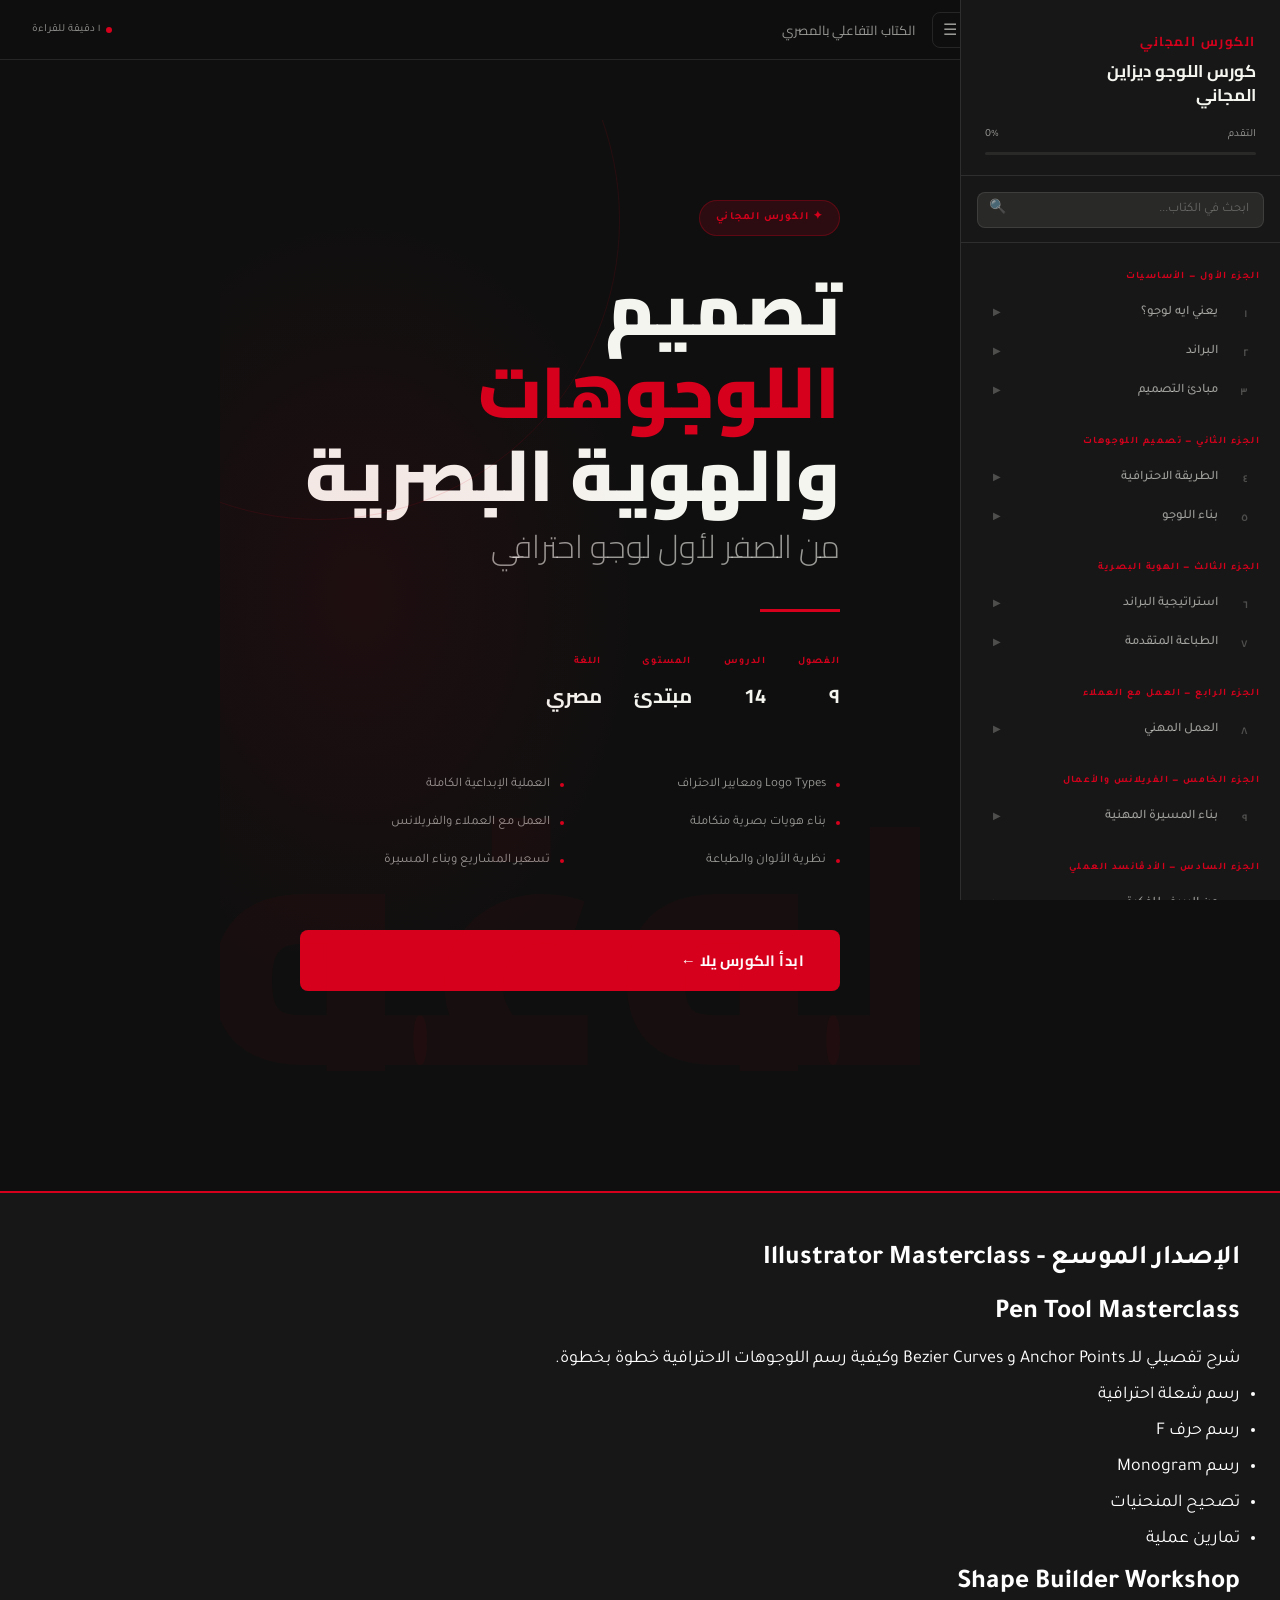
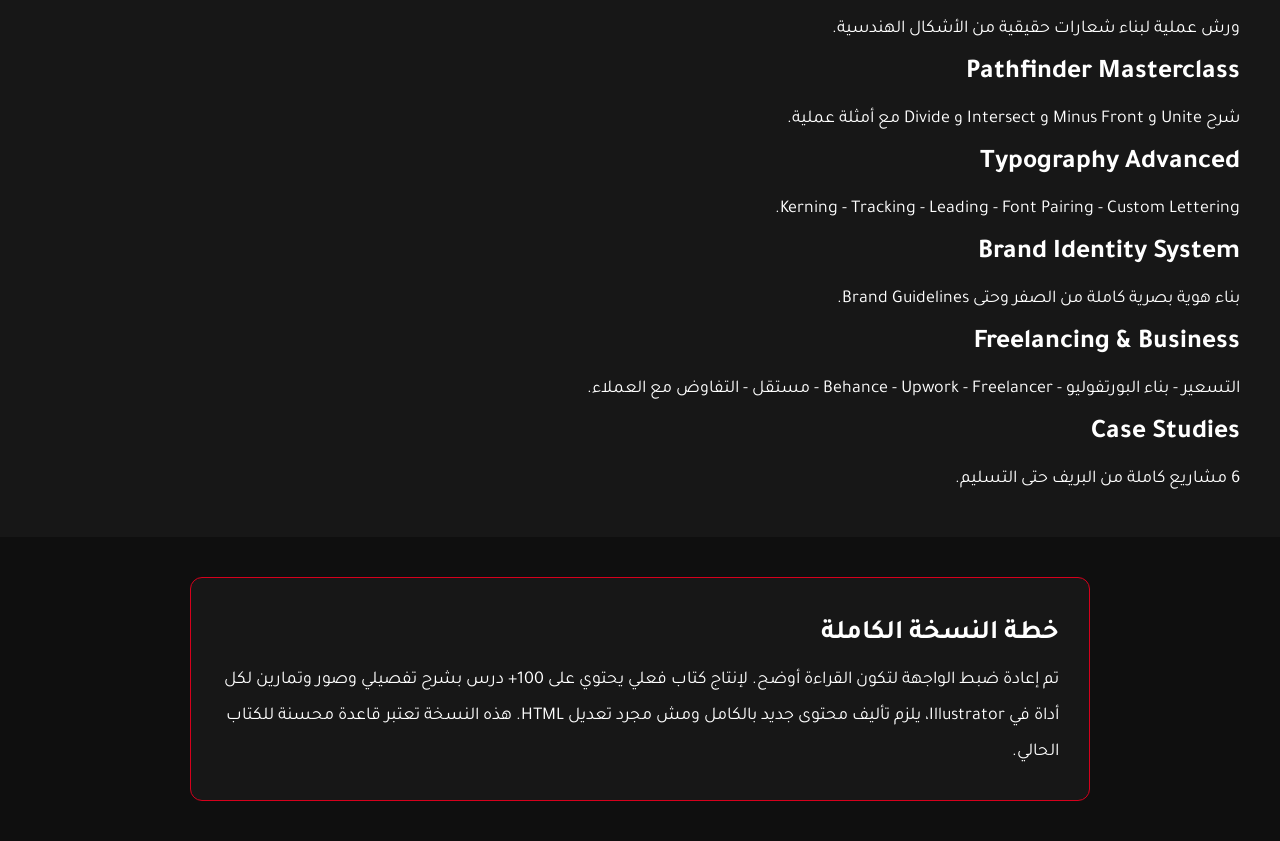
<file: book.html>
<!DOCTYPE html>
<html lang="ar" dir="rtl">
<head>
<meta charset="UTF-8">
<meta name="viewport" content="width=device-width, initial-scale=1.0">
<title>كورس اللوجو ديزاين والهوية البصرية</title>
<link href="https://fonts.googleapis.com/css2?family=Cairo:wght@300;400;500;600;700;900&family=Tajawal:wght@300;400;500;700;800&display=swap" rel="stylesheet">
<style>
  :root {
    --black: #0F0F0F;
    --dark: #171717;
    --card: #1E1E1E;
    --card2: #252525;
    --red: #D6001C;
    --red-dim: rgba(214,0,28,0.15);
    --red-glow: rgba(214,0,28,0.4);
    --white: #F5F5F0;
    --white-dim: rgba(245,245,240,0.6);
    --white-faint: rgba(245,245,240,0.08);
    --border: rgba(245,245,240,0.1);
    --border-red: rgba(214,0,28,0.3);
    --sidebar-w: 320px;
    --font-display: 'Cairo', sans-serif;
    --font-body: 'Tajawal', sans-serif;
  }

  *, *::before, *::after { box-sizing: border-box; margin: 0; padding: 0; }

  html { scroll-behavior: smooth; }

  body {
    background: var(--black);
    color: var(--white);
    font-family: var(--font-body);
    font-size: 18px;
    line-height: 2;
    direction: rtl;
    overflow-x: hidden;
  }

  /* ── LAYOUT ── */
  #app { display: flex; min-height: 100vh; }

  /* ── SIDEBAR ── */
  #sidebar {
    width: 280px;
    min-width: var(--sidebar-w);
    background: var(--dark);
    border-left: 1px solid var(--border);
    display: flex;
    flex-direction: column;
    position: fixed;
    right: 0;
    top: 0;
    bottom: 0;
    overflow: hidden;
    z-index: 100;
    transition: transform 0.35s cubic-bezier(.4,0,.2,1);
  }

  #sidebar.hidden { transform: translateX(100%); }

  .sidebar-header {
    padding: 28px 24px 20px;
    border-bottom: 1px solid var(--border);
    flex-shrink: 0;
  }

  .book-title-small {
    font-family: var(--font-display);
    font-size: 13px;
    font-weight: 700;
    letter-spacing: 0.12em;
    color: var(--red);
    text-transform: uppercase;
    margin-bottom: 6px;
  }

  .book-title-main {
    font-family: var(--font-display);
    font-size: 17px;
    font-weight: 700;
    color: var(--white);
    line-height: 1.4;
  }

  /* progress bar */
  .progress-wrap {
    margin-top: 16px;
  }
  .progress-label {
    display: flex;
    justify-content: space-between;
    font-size: 11px;
    color: var(--white-dim);
    margin-bottom: 6px;
  }
  .progress-track {
    height: 3px;
    background: var(--white-faint);
    border-radius: 2px;
    overflow: hidden;
  }
  .progress-fill {
    height: 100%;
    background: var(--red);
    border-radius: 2px;
    transition: width 0.4s ease;
  }

  /* search */
  .search-wrap {
    padding: 14px 16px;
    border-bottom: 1px solid var(--border);
    flex-shrink: 0;
  }
  .search-input {
    width: 100%;
    background: var(--white-faint);
    border: 1px solid var(--border);
    border-radius: 8px;
    padding: 9px 14px 9px 36px;
    color: var(--white);
    font-family: var(--font-body);
    font-size: 13px;
    outline: none;
    transition: border-color 0.2s;
    text-align: right;
  }
  .search-input::placeholder { color: rgba(245,245,240,0.3); }
  .search-input:focus { border-color: var(--red); }
  .search-wrap { position: relative; }
  .search-icon {
    position: absolute;
    left: 28px;
    top: 50%;
    transform: translateY(-50%);
    color: var(--white-dim);
    font-size: 14px;
    pointer-events: none;
  }

  /* toc */
  #toc {
    flex: 1;
    overflow-y: auto;
    padding: 8px 0 24px;
  }
  #toc::-webkit-scrollbar { width: 4px; }
  #toc::-webkit-scrollbar-track { background: transparent; }
  #toc::-webkit-scrollbar-thumb { background: var(--border); border-radius: 2px; }

  .toc-part {
    padding: 16px 20px 4px;
  }
  .toc-part-label {
    font-size: 10px;
    font-weight: 700;
    letter-spacing: 0.14em;
    color: var(--red);
    text-transform: uppercase;
    margin-bottom: 8px;
  }

  .toc-chapter {
    margin-bottom: 2px;
  }
  .toc-chapter-btn {
    width: 100%;
    display: flex;
    align-items: center;
    gap: 10px;
    padding: 9px 12px;
    background: none;
    border: none;
    color: var(--white-dim);
    font-family: var(--font-body);
    font-size: 13px;
    font-weight: 500;
    text-align: right;
    cursor: pointer;
    border-radius: 6px;
    transition: all 0.2s;
    direction: rtl;
  }
  .toc-chapter-btn:hover { background: var(--white-faint); color: var(--white); }
  .toc-chapter-btn.active { background: var(--red-dim); color: var(--white); }
  .toc-chapter-btn.active .ch-num { color: var(--red); }

  .ch-num {
    font-size: 10px;
    font-weight: 700;
    color: rgba(245,245,240,0.25);
    min-width: 20px;
    font-family: var(--font-display);
  }
  .ch-arrow {
    margin-right: auto;
    font-size: 10px;
    color: rgba(245,245,240,0.25);
    transition: transform 0.25s;
  }
  .toc-chapter-btn.open .ch-arrow { transform: rotate(90deg); }

  .toc-lessons {
    display: none;
    padding-right: 32px;
    padding-bottom: 4px;
  }
  .toc-lessons.open { display: block; }

  .toc-lesson-btn {
    width: 100%;
    display: flex;
    align-items: center;
    gap: 8px;
    padding: 7px 10px;
    background: none;
    border: none;
    color: rgba(245,245,240,0.4);
    font-family: var(--font-body);
    font-size: 12px;
    text-align: right;
    cursor: pointer;
    border-radius: 5px;
    transition: all 0.2s;
    direction: rtl;
  }
  .toc-lesson-btn:hover { color: var(--white); background: var(--white-faint); }
  .toc-lesson-btn.active { color: var(--white); }
  .toc-lesson-btn.done { color: rgba(214,0,28,0.7); }
  .toc-lesson-btn.done .lesson-dot { background: var(--red); }
  .lesson-dot {
    width: 5px;
    height: 5px;
    border-radius: 50%;
    background: rgba(245,245,240,0.2);
    flex-shrink: 0;
  }

  /* ── MAIN CONTENT ── */
  #main {
    margin-left: 0;
    margin-right: 280px;
    flex: 1;
    display: flex;
    flex-direction: column;
    min-height: 100vh;
    transition: margin-right 0.35s cubic-bezier(.4,0,.2,1);
  }
  #main.full { margin-right: 0; }

  /* topbar */
  #topbar {
    position: sticky;
    top: 0;
    z-index: 90;
    background: rgba(15,15,15,0.92);
    backdrop-filter: blur(16px);
    border-bottom: 1px solid var(--border);
    padding: 0 32px;
    height: 60px;
    display: flex;
    align-items: center;
    gap: 16px;
  }

  .topbar-toggle {
    background: none;
    border: 1px solid var(--border);
    color: var(--white-dim);
    width: 36px;
    height: 36px;
    border-radius: 8px;
    cursor: pointer;
    font-size: 16px;
    display: flex;
    align-items: center;
    justify-content: center;
    transition: all 0.2s;
    flex-shrink: 0;
  }
  .topbar-toggle:hover { color: var(--white); border-color: var(--red); }

  .topbar-breadcrumb {
    flex: 1;
    font-size: 13px;
    color: var(--white-dim);
    font-family: var(--font-display);
  }
  .topbar-breadcrumb span { color: var(--white); font-weight: 600; }

  .topbar-reading {
    font-size: 11px;
    color: var(--white-dim);
    display: flex;
    align-items: center;
    gap: 6px;
  }
  .reading-dot {
    width: 6px;
    height: 6px;
    border-radius: 50%;
    background: var(--red);
    animation: pulse 2s infinite;
  }
  @keyframes pulse {
    0%, 100% { opacity: 1; }
    50% { opacity: 0.3; }
  }

  /* content area */
  #content {
    flex: 1;
    padding: 60px 80px 120px;
    max-width: 860px;
  }

  /* ── COVER PAGE ── */
  #cover {
    min-height: 100vh;
    display: flex;
    flex-direction: column;
    justify-content: center;
    padding: 80px;
    position: relative;
    overflow: hidden;
  }
  #cover::before {
    content: '';
    position: absolute;
    inset: 0;
    background: radial-gradient(ellipse 60% 60% at 20% 50%, rgba(214,0,28,0.08) 0%, transparent 70%);
    pointer-events: none;
  }
  #cover::after {
    content: '';
    position: absolute;
    top: -200px;
    left: -200px;
    width: 600px;
    height: 600px;
    border: 1px solid var(--border-red);
    border-radius: 50%;
    pointer-events: none;
    opacity: 0.4;
  }

  .cover-badge {
    display: inline-flex;
    align-items: center;
    gap: 8px;
    background: var(--red-dim);
    border: 1px solid var(--border-red);
    border-radius: 100px;
    padding: 6px 16px;
    font-size: 11px;
    font-weight: 700;
    letter-spacing: 0.1em;
    color: var(--red);
    text-transform: uppercase;
    margin-bottom: 32px;
    width: fit-content;
  }

  .cover-title {
    font-family: var(--font-display);
    font-size: clamp(42px, 6vw, 72px);
    font-weight: 900;
    line-height: 1.15;
    color: var(--white);
    margin-bottom: 8px;
  }

  .cover-title .accent { color: var(--red); }

  .cover-subtitle {
    font-family: var(--font-display);
    font-size: clamp(20px, 3vw, 32px);
    font-weight: 300;
    color: var(--white-dim);
    margin-bottom: 40px;
    line-height: 1.4;
  }

  .cover-meta {
    display: flex;
    gap: 32px;
    margin-bottom: 56px;
    flex-wrap: wrap;
  }
  .cover-meta-item {
    display: flex;
    flex-direction: column;
    gap: 4px;
  }
  .cover-meta-label {
    font-size: 10px;
    font-weight: 700;
    letter-spacing: 0.12em;
    color: var(--red);
    text-transform: uppercase;
  }
  .cover-meta-val {
    font-size: 20px;
    font-weight: 700;
    font-family: var(--font-display);
    color: var(--white);
  }

  .cover-divider {
    width: 80px;
    height: 3px;
    background: var(--red);
    margin-bottom: 40px;
  }

  .cover-toc-preview {
    display: grid;
    grid-template-columns: 1fr 1fr;
    gap: 12px;
    max-width: 600px;
    margin-bottom: 56px;
  }
  .cover-toc-item {
    display: flex;
    align-items: center;
    gap: 10px;
    font-size: 13px;
    color: var(--white-dim);
  }
  .cover-toc-dot {
    width: 4px;
    height: 4px;
    background: var(--red);
    border-radius: 50%;
    flex-shrink: 0;
  }

  .btn-start {
    display: inline-flex;
    align-items: center;
    gap: 10px;
    background: var(--red);
    color: white;
    font-family: var(--font-display);
    font-size: 15px;
    font-weight: 700;
    padding: 16px 36px;
    border: none;
    border-radius: 8px;
    cursor: pointer;
    transition: all 0.25s;
    letter-spacing: 0.03em;
  }
  .btn-start:hover {
    background: #ff001f;
    transform: translateY(-2px);
    box-shadow: 0 12px 40px rgba(214,0,28,0.35);
  }

  .big-number {
    position: absolute;
    left: -20px;
    bottom: -40px;
    font-family: var(--font-display);
    font-size: 340px;
    font-weight: 900;
    color: rgba(214,0,28,0.04);
    line-height: 1;
    pointer-events: none;
    user-select: none;
    white-space: nowrap;
  }

  /* ── LESSON PAGE ── */
  .lesson-page { animation: fadeIn 0.35s ease; }
  @keyframes fadeIn { from { opacity: 0; transform: translateY(10px); } to { opacity: 1; transform: translateY(0); } }

  .lesson-part-tag {
    display: inline-flex;
    align-items: center;
    gap: 6px;
    font-size: 10px;
    font-weight: 700;
    letter-spacing: 0.14em;
    color: var(--red);
    text-transform: uppercase;
    margin-bottom: 20px;
  }

  .lesson-chapter-num {
    font-family: var(--font-display);
    font-size: 13px;
    color: rgba(245,245,240,0.3);
    margin-bottom: 10px;
    font-weight: 500;
  }

  .lesson-title {
    font-family: var(--font-display);
    font-size: clamp(38px, 5vw, 58px);
    font-weight: 800;
    line-height: 1.2;
    color: var(--white);
    margin-bottom: 24px;
  }

  .lesson-intro {
    font-size: 22px;
    font-weight: 400;
    color: var(--white-dim);
    line-height: 1.8;
    margin-bottom: 48px;
    padding-bottom: 40px;
    border-bottom: 1px solid var(--border);
  }

  /* ── CONTENT BLOCKS ── */
  .content-h2 {
    font-family: var(--font-display);
    font-size: 22px;
    font-weight: 700;
    color: var(--white);
    margin: 48px 0 16px;
    display: flex;
    align-items: center;
    gap: 12px;
  }
  .content-h2::before {
    content: '';
    width: 3px;
    height: 22px;
    background: var(--red);
    border-radius: 2px;
    flex-shrink: 0;
  }

  .content-h3 {
    font-family: var(--font-display);
    font-size: 17px;
    font-weight: 600;
    color: var(--white);
    margin: 32px 0 12px;
  }

  .content-p {
    font-size: 19px;
    color: rgba(245,245,240,0.75);
    line-height: 1.9;
    margin-bottom: 20px;
  }

  /* info card */
  .info-card {
    background: var(--card);
    border: 1px solid var(--border);
    border-radius: 12px;
    padding: 24px 28px;
    margin: 28px 0;
    position: relative;
    overflow: hidden;
  }
  .info-card::before {
    content: '';
    position: absolute;
    top: 0;
    right: 0;
    width: 3px;
    height: 100%;
    background: var(--red);
  }
  .info-card-title {
    font-family: var(--font-display);
    font-size: 14px;
    font-weight: 700;
    color: var(--red);
    margin-bottom: 10px;
    letter-spacing: 0.06em;
    text-transform: uppercase;
  }
  .info-card p {
    font-size: 15px;
    color: var(--white-dim);
    line-height: 1.8;
    margin: 0;
  }

  /* definition card */
  .def-card {
    background: var(--card2);
    border: 1px solid var(--border);
    border-radius: 12px;
    padding: 28px 32px;
    margin: 32px 0;
  }
  .def-word {
    font-family: var(--font-display);
    font-size: 28px;
    font-weight: 800;
    color: var(--red);
    margin-bottom: 12px;
  }
  .def-text {
    font-size: 16px;
    color: var(--white-dim);
    line-height: 1.85;
  }

  /* visual grid */
  .visual-grid {
    display: grid;
    grid-template-columns: repeat(auto-fit, minmax(180px, 1fr));
    gap: 16px;
    margin: 32px 0;
  }
  .visual-card {
    background: var(--card);
    border: 1px solid var(--border);
    border-radius: 12px;
    padding: 28px 20px;
    text-align: center;
    transition: all 0.25s;
    cursor: default;
  }
  .visual-card:hover {
    border-color: var(--border-red);
    transform: translateY(-4px);
    background: var(--card2);
  }
  .visual-card-icon {
    font-size: 36px;
    margin-bottom: 12px;
    display: block;
  }
  .visual-card-title {
    font-family: var(--font-display);
    font-size: 14px;
    font-weight: 700;
    color: var(--white);
    margin-bottom: 8px;
  }
  .visual-card-desc {
    font-size: 12px;
    color: var(--white-dim);
    line-height: 1.6;
  }

  /* list styled */
  .styled-list {
    list-style: none;
    margin: 20px 0 28px;
    display: flex;
    flex-direction: column;
    gap: 10px;
  }
  .styled-list li {
    display: flex;
    align-items: flex-start;
    gap: 12px;
    font-size: 15px;
    color: rgba(245,245,240,0.75);
    line-height: 1.7;
  }
  .styled-list li::before {
    content: '';
    width: 6px;
    height: 6px;
    background: var(--red);
    border-radius: 50%;
    flex-shrink: 0;
    margin-top: 9px;
  }

  /* numbered list */
  .num-list {
    counter-reset: num;
    list-style: none;
    margin: 20px 0 28px;
    display: flex;
    flex-direction: column;
    gap: 14px;
  }
  .num-list li {
    counter-increment: num;
    display: flex;
    gap: 16px;
    font-size: 15px;
    color: rgba(245,245,240,0.75);
    line-height: 1.7;
  }
  .num-list li::before {
    content: counter(num, arabic-indic);
    min-width: 28px;
    height: 28px;
    background: var(--red-dim);
    border: 1px solid var(--border-red);
    border-radius: 6px;
    display: flex;
    align-items: center;
    justify-content: center;
    font-size: 13px;
    font-weight: 700;
    color: var(--red);
    font-family: var(--font-display);
    flex-shrink: 0;
  }

  /* highlight */
  .highlight {
    background: var(--red-dim);
    border: 1px solid var(--border-red);
    border-radius: 8px;
    padding: 20px 24px;
    margin: 24px 0;
    font-size: 16px;
    font-style: italic;
    color: var(--white);
    line-height: 1.8;
    position: relative;
  }
  .highlight::before {
    content: '"';
    font-family: var(--font-display);
    font-size: 60px;
    color: var(--red);
    opacity: 0.4;
    position: absolute;
    top: -10px;
    right: 16px;
    line-height: 1;
  }

  /* compare table */
  .compare-table {
    width: 100%;
    border-collapse: collapse;
    margin: 28px 0;
    font-size: 14px;
  }
  .compare-table th {
    background: var(--card);
    color: var(--red);
    font-family: var(--font-display);
    font-weight: 700;
    font-size: 12px;
    letter-spacing: 0.08em;
    text-transform: uppercase;
    padding: 14px 20px;
    text-align: right;
    border-bottom: 1px solid var(--border-red);
  }
  .compare-table td {
    padding: 13px 20px;
    color: var(--white-dim);
    border-bottom: 1px solid var(--border);
    line-height: 1.6;
  }
  .compare-table tr:last-child td { border-bottom: none; }
  .compare-table tr:hover td { background: var(--white-faint); }

  /* process steps */
  .process-steps {
    position: relative;
    margin: 32px 0;
  }
  .process-step {
    display: flex;
    gap: 20px;
    padding-bottom: 32px;
    position: relative;
  }
  .process-step:last-child { padding-bottom: 0; }
  .process-step::after {
    content: '';
    position: absolute;
    right: 19px;
    top: 44px;
    bottom: 0;
    width: 1px;
    background: var(--border);
  }
  .process-step:last-child::after { display: none; }
  .step-num {
    width: 40px;
    height: 40px;
    background: var(--red);
    border-radius: 50%;
    display: flex;
    align-items: center;
    justify-content: center;
    font-family: var(--font-display);
    font-size: 14px;
    font-weight: 800;
    color: white;
    flex-shrink: 0;
    z-index: 1;
  }
  .step-content { flex: 1; }
  .step-title {
    font-family: var(--font-display);
    font-size: 16px;
    font-weight: 700;
    color: var(--white);
    margin-bottom: 6px;
  }
  .step-desc {
    font-size: 14px;
    color: var(--white-dim);
    line-height: 1.7;
  }

  /* key takeaways */
  .takeaways {
    background: var(--card);
    border: 1px solid var(--border);
    border-radius: 16px;
    padding: 32px;
    margin: 48px 0;
  }
  .takeaways-title {
    font-family: var(--font-display);
    font-size: 16px;
    font-weight: 800;
    color: var(--white);
    margin-bottom: 20px;
    display: flex;
    align-items: center;
    gap: 10px;
  }
  .takeaways-title::before {
    content: '✦';
    color: var(--red);
    font-size: 14px;
  }
  .takeaway-item {
    display: flex;
    align-items: flex-start;
    gap: 12px;
    padding: 12px 0;
    border-bottom: 1px solid var(--border);
    font-size: 14px;
    color: var(--white-dim);
    line-height: 1.7;
  }
  .takeaway-item:last-child { border-bottom: none; padding-bottom: 0; }
  .takeaway-check {
    width: 18px;
    height: 18px;
    background: var(--red-dim);
    border: 1px solid var(--border-red);
    border-radius: 4px;
    display: flex;
    align-items: center;
    justify-content: center;
    flex-shrink: 0;
    font-size: 10px;
    color: var(--red);
    margin-top: 2px;
  }

  /* quiz */
  .quiz-section {
    background: linear-gradient(135deg, #1a0a0d 0%, var(--dark) 100%);
    border: 1px solid var(--border-red);
    border-radius: 16px;
    padding: 36px;
    margin: 48px 0;
  }
  .quiz-title {
    font-family: var(--font-display);
    font-size: 18px;
    font-weight: 800;
    color: var(--white);
    margin-bottom: 8px;
    display: flex;
    align-items: center;
    gap: 10px;
  }
  .quiz-title span { color: var(--red); }
  .quiz-subtitle {
    font-size: 13px;
    color: var(--white-dim);
    margin-bottom: 28px;
  }
  .quiz-q {
    margin-bottom: 24px;
  }
  .quiz-q-text {
    font-size: 15px;
    font-weight: 600;
    color: var(--white);
    margin-bottom: 14px;
    line-height: 1.6;
  }
  .quiz-options {
    display: flex;
    flex-direction: column;
    gap: 8px;
  }
  .quiz-opt {
    display: flex;
    align-items: center;
    gap: 12px;
    padding: 12px 16px;
    background: var(--white-faint);
    border: 1px solid var(--border);
    border-radius: 8px;
    cursor: pointer;
    transition: all 0.2s;
    font-size: 14px;
    color: var(--white-dim);
  }
  .quiz-opt:hover { border-color: var(--border-red); color: var(--white); }
  .quiz-opt.correct { background: rgba(0,180,80,0.1); border-color: rgba(0,180,80,0.4); color: #5fffa0; }
  .quiz-opt.wrong { background: rgba(214,0,28,0.1); border-color: var(--border-red); color: #ff6b6b; }
  .quiz-opt-letter {
    width: 24px;
    height: 24px;
    background: var(--card);
    border-radius: 50%;
    display: flex;
    align-items: center;
    justify-content: center;
    font-size: 11px;
    font-weight: 700;
    color: var(--red);
    flex-shrink: 0;
    font-family: var(--font-display);
  }

  /* bottom nav */
  .lesson-nav {
    display: flex;
    align-items: center;
    justify-content: space-between;
    padding: 32px 0 0;
    margin-top: 48px;
    border-top: 1px solid var(--border);
  }
  .nav-btn {
    display: flex;
    align-items: center;
    gap: 10px;
    background: var(--card);
    border: 1px solid var(--border);
    color: var(--white-dim);
    font-family: var(--font-body);
    font-size: 13px;
    padding: 12px 20px;
    border-radius: 8px;
    cursor: pointer;
    transition: all 0.2s;
  }
  .nav-btn:hover { border-color: var(--red); color: var(--white); }
  .nav-btn.primary {
    background: var(--red);
    border-color: var(--red);
    color: white;
    font-weight: 700;
  }
  .nav-btn.primary:hover { background: #ff001f; }

  /* mark done btn */
  .done-btn {
    display: flex;
    align-items: center;
    gap: 8px;
    background: none;
    border: 1px solid var(--border-red);
    color: var(--red);
    font-family: var(--font-body);
    font-size: 12px;
    font-weight: 700;
    padding: 8px 16px;
    border-radius: 6px;
    cursor: pointer;
    transition: all 0.2s;
    letter-spacing: 0.04em;
  }
  .done-btn:hover { background: var(--red-dim); }
  .done-btn.done { background: var(--red-dim); }

  /* chapter intro */
  .chapter-intro {
    background: var(--card);
    border-radius: 16px;
    padding: 40px;
    margin: 32px 0;
    border: 1px solid var(--border);
    position: relative;
    overflow: hidden;
  }
  .chapter-intro::after {
    content: '';
    position: absolute;
    bottom: -40px;
    left: -40px;
    width: 200px;
    height: 200px;
    border: 1px solid var(--border-red);
    border-radius: 50%;
    opacity: 0.4;
    pointer-events: none;
  }
  .chapter-intro-num {
    font-family: var(--font-display);
    font-size: 80px;
    font-weight: 900;
    color: rgba(214,0,28,0.12);
    line-height: 1;
    margin-bottom: -20px;
  }
  .chapter-intro-title {
    font-family: var(--font-display);
    font-size: 28px;
    font-weight: 800;
    color: var(--white);
    margin-bottom: 16px;
  }
  .chapter-intro-desc {
    font-size: 15px;
    color: var(--white-dim);
    line-height: 1.85;
  }

  /* color swatches */
  .color-swatches {
    display: flex;
    gap: 12px;
    flex-wrap: wrap;
    margin: 20px 0;
  }
  .swatch {
    display: flex;
    flex-direction: column;
    align-items: center;
    gap: 8px;
  }
  .swatch-color {
    width: 72px;
    height: 72px;
    border-radius: 12px;
    border: 1px solid var(--border);
  }
  .swatch-label {
    font-size: 11px;
    color: var(--white-dim);
    font-family: var(--font-display);
    font-weight: 700;
    text-align: center;
  }

  /* font showcase */
  .font-showcase {
    background: var(--card);
    border-radius: 12px;
    padding: 28px;
    margin: 20px 0;
    border: 1px solid var(--border);
  }
  .font-sample-big {
    font-size: 48px;
    font-weight: 700;
    color: var(--white);
    line-height: 1.2;
    margin-bottom: 8px;
  }
  .font-sample-name {
    font-size: 12px;
    font-weight: 700;
    letter-spacing: 0.1em;
    text-transform: uppercase;
    color: var(--red);
  }
  .font-sample-detail {
    font-size: 13px;
    color: var(--white-dim);
    margin-top: 4px;
  }

  /* reading progress line */
  #reading-progress {
    position: fixed;
    top: 60px;
    right: var(--sidebar-w);
    left: 0;
    height: 2px;
    background: transparent;
    z-index: 89;
    transition: right 0.35s;
  }
  #reading-progress.full { right: 0; }
  #reading-progress-fill {
    height: 100%;
    background: var(--red);
    width: 0%;
    transition: width 0.1s;
  }

  /* mobile toggle overlay */
  #overlay {
    display: none;
    position: fixed;
    inset: 0;
    background: rgba(0,0,0,0.7);
    z-index: 99;
  }

  @media (max-width: 900px) {
    :root { --sidebar-w: 0px; }
    #sidebar { transform: translateX(100%); width: 300px; min-width: 300px; }
    #sidebar.visible { transform: translateX(0); }
    #main { margin-right: 0; }
    #reading-progress { right: 0; }
    #content { padding: 40px 24px 80px; }
    #cover { padding: 40px 24px; }
    #overlay.visible { display: block; }
  }

  /* ── STICKY NOTE ── */
  .sticky-note {
    background: #2a2000;
    border: 1px solid #4a3800;
    border-radius: 10px;
    padding: 20px;
    margin: 24px 0;
    position: relative;
  }
  .sticky-note-label {
    font-size: 10px;
    font-weight: 700;
    letter-spacing: 0.12em;
    color: #f0c060;
    text-transform: uppercase;
    margin-bottom: 8px;
  }
  .sticky-note p {
    font-size: 14px;
    color: rgba(255,220,100,0.75);
    line-height: 1.7;
    margin: 0;
  }

  /* SVG logo type diagrams */
  .svg-diagram {
    background: var(--card);
    border: 1px solid var(--border);
    border-radius: 12px;
    padding: 24px;
    margin: 28px 0;
    overflow: hidden;
  }
  .svg-diagram svg { width: 100%; height: auto; }
</style>
</head>
<body>
<div id="app">

<!-- SIDEBAR -->
<nav id="sidebar" aria-label="فهرس الكتاب">
  <div class="sidebar-header">
    <div class="book-title-small">الكورس المجاني</div>
    <div class="book-title-main">كورس اللوجو ديزاين<br>المجاني</div>
    <div class="progress-wrap">
      <div class="progress-label">
        <span>التقدم</span>
        <span id="progress-pct">0%</span>
      </div>
      <div class="progress-track">
        <div class="progress-fill" id="progress-fill" style="width:0%"></div>
      </div>
    </div>
  </div>
  <div class="search-wrap">
    <input class="search-input" type="search" placeholder="ابحث في الكتاب..." id="search-input" autocomplete="off">
    <span class="search-icon">🔍</span>
  </div>
  <div id="toc">

    <div class="toc-part">
      <div class="toc-part-label">الجزء الأول — الأساسيات</div>

      <div class="toc-chapter">
        <button class="toc-chapter-btn" onclick="toggleChapter(this,'ch1')" data-ch="ch1">
          <span class="ch-num">١</span> يعني ايه لوجو؟
          <span class="ch-arrow">▶</span>
        </button>
        <div class="toc-lessons" id="ch1">
          <button class="toc-lesson-btn" onclick="showLesson('l-what-is-logo')"><span class="lesson-dot"></span> يعني ايه لوجو</button>
          <button class="toc-lesson-btn" onclick="showLesson('l-why-logos')"><span class="lesson-dot"></span> ليه اللوجوهات مهمة؟</button>
          <button class="toc-lesson-btn" onclick="showLesson('l-types')"><span class="lesson-dot"></span> Logo Types</button>
        </div>
      </div>

      <div class="toc-chapter">
        <button class="toc-chapter-btn" onclick="toggleChapter(this,'ch2')" data-ch="ch2">
          <span class="ch-num">٢</span> البراند
          <span class="ch-arrow">▶</span>
        </button>
        <div class="toc-lessons" id="ch2">
          <button class="toc-lesson-btn" onclick="showLesson('l-branding-intro')"><span class="lesson-dot"></span> مقدمة عن البراند</button>
          <button class="toc-lesson-btn" onclick="showLesson('l-logo-vs-brand')"><span class="lesson-dot"></span> اللوجو vs العلامة</button>
        </div>
      </div>

      <div class="toc-chapter">
        <button class="toc-chapter-btn" onclick="toggleChapter(this,'ch3')" data-ch="ch3">
          <span class="ch-num">٣</span> مبادئ التصميم
          <span class="ch-arrow">▶</span>
        </button>
        <div class="toc-lessons" id="ch3">
          <button class="toc-lesson-btn" onclick="showLesson('l-design-principles')"><span class="lesson-dot"></span> المبادئ الأساسية</button>
          <button class="toc-lesson-btn" onclick="showLesson('l-color-theory')"><span class="lesson-dot"></span> نظرية الألوان</button>
          <button class="toc-lesson-btn" onclick="showLesson('l-typography-basics')"><span class="lesson-dot"></span> Typography Basics</button>
        </div>
      </div>
    </div>

    <div class="toc-part">
      <div class="toc-part-label">الجزء الثاني — تصميم اللوجوهات</div>

      <div class="toc-chapter">
        <button class="toc-chapter-btn" onclick="toggleChapter(this,'ch4')" data-ch="ch4">
          <span class="ch-num">٤</span> الطريقة الاحترافية
          <span class="ch-arrow">▶</span>
        </button>
        <div class="toc-lessons" id="ch4">
          <button class="toc-lesson-btn" onclick="showLesson('l-process')"><span class="lesson-dot"></span> مراحل التصميم</button>
          <button class="toc-lesson-btn" onclick="showLesson('l-research')"><span class="lesson-dot"></span> البحث والتحليل</button>
          <button class="toc-lesson-btn" onclick="showLesson('l-psychology')"><span class="lesson-dot"></span> سيكولوجية اللوجوهات</button>
        </div>
      </div>

      <div class="toc-chapter">
        <button class="toc-chapter-btn" onclick="toggleChapter(this,'ch5')" data-ch="ch5">
          <span class="ch-num">٥</span> بناء اللوجو
          <span class="ch-arrow">▶</span>
        </button>
        <div class="toc-lessons" id="ch5">
          <button class="toc-lesson-btn" onclick="showLesson('l-geometry')"><span class="lesson-dot"></span> الهندسة في اللوجوهات</button>
          <button class="toc-lesson-btn" onclick="showLesson('l-grid')"><span class="lesson-dot"></span> أنظمة الشبكة</button>
          <button class="toc-lesson-btn" onclick="showLesson('l-negative-space')"><span class="lesson-dot"></span> المساحة السلبية</button>
        </div>
      </div>
    </div>

    <div class="toc-part">
      <div class="toc-part-label">الجزء الثالث — الهوية البصرية</div>

      <div class="toc-chapter">
        <button class="toc-chapter-btn" onclick="toggleChapter(this,'ch6')" data-ch="ch6">
          <span class="ch-num">٦</span> استراتيجية البراند
          <span class="ch-arrow">▶</span>
        </button>
        <div class="toc-lessons" id="ch6">
          <button class="toc-lesson-btn" onclick="showLesson('l-brand-identity')"><span class="lesson-dot"></span> يعني ايه هوية بصرية؟</button>
          <button class="toc-lesson-btn" onclick="showLesson('l-brand-strategy')"><span class="lesson-dot"></span> استراتيجية العلامة</button>
          <button class="toc-lesson-btn" onclick="showLesson('l-brand-guidelines')"><span class="lesson-dot"></span> دليل البراند</button>
        </div>
      </div>

      <div class="toc-chapter">
        <button class="toc-chapter-btn" onclick="toggleChapter(this,'ch7')" data-ch="ch7">
          <span class="ch-num">٧</span> الطباعة المتقدمة
          <span class="ch-arrow">▶</span>
        </button>
        <div class="toc-lessons" id="ch7">
          <button class="toc-lesson-btn" onclick="showLesson('l-typography-adv')"><span class="lesson-dot"></span> Advanced Typography</button>
          <button class="toc-lesson-btn" onclick="showLesson('l-font-pairing')"><span class="lesson-dot"></span> Font Pairing</button>
          <button class="toc-lesson-btn" onclick="showLesson('l-logotype')"><span class="lesson-dot"></span> Logotype Design</button>
        </div>
      </div>
    </div>

    <div class="toc-part">
      <div class="toc-part-label">الجزء الرابع — العمل مع العملاء</div>

      <div class="toc-chapter">
        <button class="toc-chapter-btn" onclick="toggleChapter(this,'ch8')" data-ch="ch8">
          <span class="ch-num">٨</span> العمل المهني
          <span class="ch-arrow">▶</span>
        </button>
        <div class="toc-lessons" id="ch8">
          <button class="toc-lesson-btn" onclick="showLesson('l-brief')"><span class="lesson-dot"></span> Creative Brief</button>
          <button class="toc-lesson-btn" onclick="showLesson('l-client-comm')"><span class="lesson-dot"></span> التواصل مع الكلاينت</button>
          <button class="toc-lesson-btn" onclick="showLesson('l-presentation')"><span class="lesson-dot"></span> تقديم العمل</button>
        </div>
      </div>
    </div>

    <div class="toc-part">
      <div class="toc-part-label">الجزء الخامس — الفريلانس والأعمال</div>

      <div class="toc-chapter">
        <button class="toc-chapter-btn" onclick="toggleChapter(this,'ch9')" data-ch="ch9">
          <span class="ch-num">٩</span> بناء المسيرة المهنية
          <span class="ch-arrow">▶</span>
        </button>
        <div class="toc-lessons" id="ch9">
          <button class="toc-lesson-btn" onclick="showLesson('l-portfolio')"><span class="lesson-dot"></span> بناء بورتفوليو</button>
          <button class="toc-lesson-btn" onclick="showLesson('l-pricing')"><span class="lesson-dot"></span> تسعير المشاريع</button>
          <button class="toc-lesson-btn" onclick="showLesson('l-marketing')"><span class="lesson-dot"></span> التسويق الشخصي</button>
        </div>
      </div>
    </div>

<div class="toc-part">
  <div class="toc-part-label">الجزء السادس — الأدڤانسد العملي</div>

  <div class="toc-chapter">
    <button class="toc-chapter-btn" onclick="toggleChapter(this,'ch10')" data-ch="ch10">
      <span class="ch-num">١٠</span> من البريف للفكرة
      <span class="ch-arrow">▶</span>
    </button>
    <div class="toc-lessons" id="ch10">
      <button class="toc-lesson-btn" onclick="showLesson('l-brief-deep')"><span class="lesson-dot"></span> Creative Brief بعمق</button>
      <button class="toc-lesson-btn" onclick="showLesson('l-keywords-mindmap')"><span class="lesson-dot"></span> الكلمات المفتاحية والمايند ماب</button>
      <button class="toc-lesson-btn" onclick="showLesson('l-sketch-concept')"><span class="lesson-dot"></span> من الكونسبت للإسكيتش</button>
    </div>
  </div>

  <div class="toc-chapter">
    <button class="toc-chapter-btn" onclick="toggleChapter(this,'ch11')" data-ch="ch11">
      <span class="ch-num">١١</span> ورش اليستريتور
      <span class="ch-arrow">▶</span>
    </button>
    <div class="toc-lessons" id="ch11">
      <button class="toc-lesson-btn" onclick="showLesson('l-illustrator-setup')"><span class="lesson-dot"></span> تجهيز الملف للوجو</button>
      <button class="toc-lesson-btn" onclick="showLesson('l-pen-tool-masterclass')"><span class="lesson-dot"></span> Pen Tool عملي</button>
      <button class="toc-lesson-btn" onclick="showLesson('l-shape-builder-pathfinder')"><span class="lesson-dot"></span> Shape Builder و Pathfinder</button>
      <button class="toc-lesson-btn" onclick="showLesson('l-vector-cleanup-export')"><span class="lesson-dot"></span> تنظيف الفكتور والتصدير</button>
    </div>
  </div>

  <div class="toc-chapter">
    <button class="toc-chapter-btn" onclick="toggleChapter(this,'ch12')" data-ch="ch12">
      <span class="ch-num">١٢</span> الهوية والفريلانس
      <span class="ch-arrow">▶</span>
    </button>
    <div class="toc-lessons" id="ch12">
      <button class="toc-lesson-btn" onclick="showLesson('l-visual-identity-system')"><span class="lesson-dot"></span> بناء الهوية البصرية</button>
      <button class="toc-lesson-btn" onclick="showLesson('l-freelance-marketing')"><span class="lesson-dot"></span> التسويق وبناء الشغل</button>
    </div>
  </div>
</div>
  </div>
</nav>

<!-- READING PROGRESS -->
<div id="reading-progress"><div id="reading-progress-fill"></div></div>

<!-- OVERLAY for mobile -->
<div id="overlay" onclick="closeSidebar()"></div>

<!-- MAIN -->
<main id="main">
  <header id="topbar">
    <button class="topbar-toggle" onclick="toggleSidebar()" aria-label="فتح/إغلاق الفهرس">☰</button>
    <div class="topbar-breadcrumb" id="breadcrumb">الكتاب التفاعلي بالمصري</div>
    <div class="topbar-reading">
      <div class="reading-dot"></div>
      <span id="reading-time">١ دقيقة للقراءة</span>
    </div>
  </header>

  <div id="content">

    <!-- COVER -->
    <div id="cover" data-page="cover">
      <div class="big-number">لوغو</div>
      <div class="cover-badge">✦ الكورس المجاني</div>
      <h1 class="cover-title">تصميم <span class="accent">اللوجوهات</span><br>والهوية البصرية</h1>
      <p class="cover-subtitle">من الصفر لأول لوجو احترافي</p>
      <div class="cover-divider"></div>
      <div class="cover-meta">
        <div class="cover-meta-item">
          <div class="cover-meta-label">الفصول</div>
          <div class="cover-meta-val">٩</div>
        </div>
        <div class="cover-meta-item">
          <div class="cover-meta-label">الدروس</div>
          <div class="cover-meta-val">14</div>
        </div>
        <div class="cover-meta-item">
          <div class="cover-meta-label">المستوى</div>
          <div class="cover-meta-val">مبتدئ</div>
        </div>
        <div class="cover-meta-item">
          <div class="cover-meta-label">اللغة</div>
          <div class="cover-meta-val">مصري</div>
        </div>
      </div>
      <div class="cover-toc-preview">
        <div class="cover-toc-item"><div class="cover-toc-dot"></div><span>Logo Types ومعايير الاحتراف</span></div>
        <div class="cover-toc-item"><div class="cover-toc-dot"></div><span>العملية الإبداعية الكاملة</span></div>
        <div class="cover-toc-item"><div class="cover-toc-dot"></div><span>بناء هويات بصرية متكاملة</span></div>
        <div class="cover-toc-item"><div class="cover-toc-dot"></div><span>العمل مع العملاء والفريلانس</span></div>
        <div class="cover-toc-item"><div class="cover-toc-dot"></div><span>نظرية الألوان والطباعة</span></div>
        <div class="cover-toc-item"><div class="cover-toc-dot"></div><span>تسعير المشاريع وبناء المسيرة</span></div>
      </div>
      <button class="btn-start" onclick="showLesson('l-what-is-logo')">ابدأ الكورس يلا ←</button>
    </div>

    <!-- LESSONS (hidden initially, shown by JS) -->

    <!-- L1: ما هو اللوجو -->
    <div id="l-what-is-logo" class="lesson-page" style="display:none"
         data-chapter="١ — يعني ايه لوجو؟" data-title="يعني ايه لوجو" data-words="600">
      <div class="lesson-part-tag">✦ الجزء الأول — الأساسيات</div>
      <div class="lesson-chapter-num">الفصل الأول · الدرس الأول</div>
      <h1 class="lesson-title">يعني ايه لوجو؟</h1>
      <p class="lesson-intro">اللوجو هو العنصر البصري الأول الذي ببيمثل أي علامة تجارية في العالم. إنه مش مجرد صورة جميلة، بل هو ملخّص بصري لكل قيم ورسالة وشخصية البراند.</p>

      <div class="def-card">
        <div class="def-word">اللوجو (Logo)</div>
        <div class="def-text">رمز بصري أو كلمة أو مزيج من الاثنين، متصمم خصيصاً لتمثيل شركة أو منتج أو فكرة بشكل فورية وسهل تفتكره. مشتق من الكلمة اليونانية <strong>logos</strong> التي تعني "كلمة" أو "فكرة".</div>
      </div>

      <h2 class="content-h2">مكونات اللوجو</h2>
      <div class="visual-grid">
        <div class="visual-card">
          <span class="visual-card-icon">🔤</span>
          <div class="visual-card-title">Logotype</div>
          <div class="visual-card-desc">اسم البراند بخط متصمم خصيصاً أو مُختار بعناية</div>
        </div>
        <div class="visual-card">
          <span class="visual-card-icon">🔷</span>
          <div class="visual-card-title">Icon</div>
          <div class="visual-card-desc">شكل بصري أو رمز يمثّل العلامة بدون الحاجة لكلمات</div>
        </div>
        <div class="visual-card">
          <span class="visual-card-icon">🎨</span>
          <div class="visual-card-title">Color</div>
          <div class="visual-card-desc">ألوان متختارة بعناية لتحمل معنى نفسياً واستراتيجياً</div>
        </div>
        <div class="visual-card">
          <span class="visual-card-icon">📐</span>
          <div class="visual-card-title">Shape</div>
          <div class="visual-card-desc">الهندسة والنسب التي تُشكّل شخصية اللوجو البصرية</div>
        </div>
      </div>

      <h2 class="content-h2">مواصفات اللوجو الاحترافي</h2>
      <p class="content-p">في خمسة معايير ذهبية لازم أن تتوفر في أي شعار احترافي. تُشكّل هذه المعايير الأساس الذي يقيس عليه المتصممون جودة عملهم قبل تسليمه للعميل.</p>
      <ul class="styled-list">
        <li><strong>بسيط</strong> — يمكن فهمه ورسمه بسرعة دون تعقيد مبالغ فيه</li>
        <li><strong>قابل للتذكر</strong> — يبقى في الذهن بعد أول نظرة</li>
        <li><strong>خالد</strong> — لا يتأثر بالموضة أو الاتجاهات المؤقتة</li>
        <li><strong>متعدد الاستخدامات</strong> — يعمل على جميع المقاسات والخلفيات</li>
        <li><strong>ملائم</strong> — يعكس طبيعة المجال والناس اللي مستهدفهم</li>
      </ul>

      <div class="highlight">
        "اللوجو لا يبيع الشركة مباشرةً — إنه يُعرّفها. التصميم الاحترافي يُضيف معنىً إلى ما لا معنى له من قبل."
        <br><small style="color:var(--red);font-size:13px;font-style:normal;margin-top:8px;display:block">— Paul Rand، متصمم شعار IBM و ABC</small>
      </div>

      <h2 class="content-h2">اللوجو عبر الزمن</h2>
      <p class="content-p">قبل أن يعرف البشر الكتابة، استخدموا الرموز البصرية. من علامات القبائل القديمة إلى شعارات الحرف في القرون الوسطى، وصولاً إلى العلامات التجارية الحديثة — اللوجو كان دائماً وسيلة الإنسان لقول "أنا هنا، وهذا من أنا".</p>

      <div class="info-card">
        <div class="info-card-title">💡 هل تعلم؟</div>
        <p>شعار شركة Shell النفطية مأخوذ فعلاً من صدفة بحرية — المؤسس كان يبيع الأصداف قبل النفط! اللوجو تطوّر عبر أكثر من ١٢٠ سنة، لكن الفكرة الأصلية بقيت.</p>
      </div>

      <div class="takeaways">
        <div class="takeaways-title">الأفكار الرئيسية من هذا الدرس</div>
        <div class="takeaway-item"><div class="takeaway-check">✓</div>اللوجو هو الهوية البصرية الأولى لأي علامة تجارية</div>
        <div class="takeaway-item"><div class="takeaway-check">✓</div>يتكون من النص والرمز واللون والشكل</div>
        <div class="takeaway-item"><div class="takeaway-check">✓</div>معايير الجودة الخمسة: بسيط، قابل للتذكر، خالد، متعدد الاستخدامات، ملائم</div>
        <div class="takeaway-item"><div class="takeaway-check">✓</div>اللوجو يُعرّف ولا يبيع — وظيفته بناء الهوية لا التسويق المباشر</div>
      </div>

      <div class="quiz-section">
        <div class="quiz-title">اختبار قصير — <span>الدرس الأول</span></div>
        <div class="quiz-subtitle">تحقق من فهمك قبل الانتقال للدرس التالي</div>
        <div class="quiz-q">
          <div class="quiz-q-text">ما هي المعايير الخمسة للشعار الاحترافي بحسب هذا الدرس؟</div>
          <div class="quiz-options">
            <div class="quiz-opt" onclick="quizAnswer(this,false)"><span class="quiz-opt-letter">أ</span> جميل، ملوّن، حديث، فريد، رقمي</div>
            <div class="quiz-opt" onclick="quizAnswer(this,true)"><span class="quiz-opt-letter">ب</span> بسيط، قابل للتذكر، خالد، متعدد الاستخدامات، ملائم</div>
            <div class="quiz-opt" onclick="quizAnswer(this,false)"><span class="quiz-opt-letter">ج</span> مكلّف، معقد، فاخر، تقني، مشهور</div>
            <div class="quiz-opt" onclick="quizAnswer(this,false)"><span class="quiz-opt-letter">د</span> صغير، سريع، رخيص، سهل، عملي</div>
          </div>
        </div>
      </div>

      <div class="lesson-nav">
        <button class="nav-btn" onclick="showLesson('cover')">← العودة للغلاف</button>
        <button class="done-btn" onclick="markDone(this,'l-what-is-logo')">✓ تم الإكمال</button>
        <button class="nav-btn primary" onclick="showLesson('l-why-logos')">الدرس التالي ←</button>
      </div>
    </div>

    <!-- L2: لماذا تهم اللوجوهات -->
    <div id="l-why-logos" class="lesson-page" style="display:none"
         data-chapter="١ — يعني ايه لوجو؟" data-title="ليه اللوجوهات مهمة؟" data-words="700">
      <div class="lesson-part-tag">✦ الجزء الأول — الأساسيات</div>
      <div class="lesson-chapter-num">الفصل الأول · الدرس الثاني</div>
      <h1 class="lesson-title">ليه اللوجوهات مهمة؟</h1>
      <p class="lesson-intro">في عالم يتسم بالتشبع البصري، يملك الإنسان فرصة واحدة فقط لترك انطباع أول. اللوجو هو البطل الصامت الذي يخوض هذه المعركة نيابةً عن أي علامة تجارية.</p>

      <h2 class="content-h2">قوة الانطباع الأول</h2>
      <p class="content-p">الدراسات تُثبت أن الدماغ البشري يشكّل انطباعاً أولياً خلال <strong style="color:var(--red)">٥٠ مللي ثانية</strong> فقط عند رؤية صورة جديدة. هذا أسرع بكثير من أي رسالة نصية أو عرض تقديمي. اللوجو يعمل في هذا النافذة الزمنية الضيقة.</p>

      <div class="info-card">
        <div class="info-card-title">📊 أرقام مؤثرة</div>
        <p>٩٤٪ من أول انطباعات المستخدمين مرتبطة بالتصميم البصري. الشركات ذات الهوية البصرية المتسقة تحقق نمواً في الإيرادات بنسبة ٢٣٪ أعلى من منافسيها.</p>
      </div>

      <h2 class="content-h2">وظائف اللوجو في العالم الحقيقي</h2>
      <div class="process-steps">
        <div class="process-step">
          <div class="step-num">١</div>
          <div class="step-content">
            <div class="step-title">بناء الثقة</div>
            <div class="step-desc">اللوجو الاحترافي يُشير للعميل أن الشركة جادة ومنظمة. الغياب البصري أو الضعف في الهوية يُثير الشك في جودة المنتج أو الخدمة.</div>
          </div>
        </div>
        <div class="process-step">
          <div class="step-num">٢</div>
          <div class="step-content">
            <div class="step-title">التمييز عن المنافسين</div>
            <div class="step-desc">في أي سوق مزدحم، يُصبح اللوجو "وجه" البراند. إنه المعيار البصري الذي يُميّز علامتك عن عشرات المنافسين في نفس الفئة.</div>
          </div>
        </div>
        <div class="process-step">
          <div class="step-num">٣</div>
          <div class="step-content">
            <div class="step-title">نقل القيم والشخصية</div>
            <div class="step-desc">كل عنصر في اللوجو — من الخط إلى اللون إلى الشكل — يحمل رسالة غير مُصرَّح بها عن قيم الشركة وشخصيتها وجمهورها المستهدف.</div>
          </div>
        </div>
        <div class="process-step">
          <div class="step-num">٤</div>
          <div class="step-content">
            <div class="step-title">الولاء والتذكر</div>
            <div class="step-desc">اللوجوهات الناجحة تُصبح جزءاً من الذاكرة الجمعية. عندما يفكر الناس في "كولا"، يرون الأحمر. عندما يفكرون في "أبل"، يرون التفاحة.</div>
          </div>
        </div>
      </div>

      <div class="highlight">
        "لست متصمماً جرافيك تصمم صورة جميلة — أنت تصمم قرارات تجارية بأدوات بصرية."
      </div>

      <div class="takeaways">
        <div class="takeaways-title">الأفكار الرئيسية</div>
        <div class="takeaway-item"><div class="takeaway-check">✓</div>الدماغ يُشكّل انطباعاً خلال ٥٠ مللي ثانية فقط — اللوجو يعمل في هذه اللحظة</div>
        <div class="takeaway-item"><div class="takeaway-check">✓</div>وظائف اللوجو: بناء الثقة، التمييز، نقل القيم، تعزيز الولاء</div>
        <div class="takeaway-item"><div class="takeaway-check">✓</div>اللوجو الضعيف يُكلّف الشركات أكثر من غيابه على المدى الطويل</div>
      </div>

      <div class="lesson-nav">
        <button class="nav-btn" onclick="showLesson('l-what-is-logo')">← الدرس السابق</button>
        <button class="done-btn" onclick="markDone(this,'l-why-logos')">✓ تم الإكمال</button>
        <button class="nav-btn primary" onclick="showLesson('l-types')">الدرس التالي ←</button>
      </div>
    </div>

    <!-- L3: Logo Types -->
    <div id="l-types" class="lesson-page" style="display:none"
         data-chapter="١ — يعني ايه لوجو؟" data-title="Logo Types" data-words="900">
      <div class="lesson-part-tag">✦ الجزء الأول — الأساسيات</div>
      <div class="lesson-chapter-num">الفصل الأول · الدرس الثالث</div>
      <h1 class="lesson-title">Logo Types</h1>
      <p class="lesson-intro">قبل أن تبدأ التصميم، لازم أن تفهم "لغة" اللوجوهات. كل نوع يحمل خصائصه وسياقاته ومزاياه — واختيار النوع الخاطئ قد يُفسد مشروعاً ممتازاً.</p>

      <h2 class="content-h2">الأنواع الرئيسية</h2>

      <div class="visual-grid">
        <div class="visual-card">
          <span class="visual-card-icon">🔤</span>
          <div class="visual-card-title">Wordmark</div>
          <div class="visual-card-desc">اسم الشركة كاملاً بخط متصمم — Google, Coca-Cola, Disney</div>
        </div>
        <div class="visual-card">
          <span class="visual-card-icon">🔡</span>
          <div class="visual-card-title">Lettermark</div>
          <div class="visual-card-desc">حروف أولى فقط — IBM, HBO, NASA, CNN</div>
        </div>
        <div class="visual-card">
          <span class="visual-card-icon">🔷</span>
          <div class="visual-card-title">Abstract Mark</div>
          <div class="visual-card-desc">رمز هندسي لا بيمثل شيئاً حرفياً — Nike swoosh, Pepsi</div>
        </div>
        <div class="visual-card">
          <span class="visual-card-icon">🦅</span>
          <div class="visual-card-title">Pictorial Mark</div>
          <div class="visual-card-desc">صورة أو رمز بيمثل شيئاً حقيقياً — Apple, Twitter bird</div>
        </div>
        <div class="visual-card">
          <span class="visual-card-icon">🔠</span>
          <div class="visual-card-title">Combination Mark</div>
          <div class="visual-card-desc">نص + رمز معاً — Adidas, Burger King</div>
        </div>
        <div class="visual-card">
          <span class="visual-card-icon">🛡️</span>
          <div class="visual-card-title">Emblem</div>
          <div class="visual-card-desc">النص داخل شكل أو شارة — Harley-Davidson, Starbucks</div>
        </div>
      </div>

      <h2 class="content-h2">متى تختار كل نوع؟</h2>
      <table class="compare-table">
        <thead>
          <tr>
            <th>النوع</th>
            <th>الأفضل لـ</th>
            <th>تجنّبه إذا</th>
          </tr>
        </thead>
        <tbody>
          <tr><td><strong>Wordmark</strong></td><td>أسماء قصيرة وفريدة، البدايات التي تحتاج تعريفاً</td><td>الاسم طويل أو معقد النطق</td></tr>
          <tr><td><strong>Lettermark</strong></td><td>أسماء طويلة، شركات راسخة</td><td>لا تزال غير معروفة في السوق</td></tr>
          <tr><td><strong>Abstract</strong></td><td>الشركات الكبرى ذات الانتشار العالمي</td><td>ميزانية تسويق محدودة</td></tr>
          <tr><td><strong>Combination</strong></td><td>معظم الأعمال، المرونة الأعلى</td><td>تريد مرونة رمز منفصل فقط</td></tr>
          <tr><td><strong>Emblem</strong></td><td>الفنادق، الجامعات، الرياضة، التراث</td><td>الاستخدام الرقمي الصغير</td></tr>
        </tbody>
      </table>

      <div class="sticky-note">
        <div class="sticky-note-label">📝 ملاحظة مهمة للمبتدئين</div>
        <p>كثير من المبتدئين يختارون نوع اللوجو بناءً على "ما يبدو أجمل". الاحترافي يختاره بناءً على طبيعة الكلاينت، وجمهوره، ومكانه في السوق، وخطته التسويقية المستقبلية.</p>
      </div>

      <div class="takeaways">
        <div class="takeaways-title">الأفكار الرئيسية</div>
        <div class="takeaway-item"><div class="takeaway-check">✓</div>في ٦ أنواع رئيسية: Wordmark, Lettermark, Abstract, Pictorial, Combination, Emblem</div>
        <div class="takeaway-item"><div class="takeaway-check">✓</div>اختيار النوع يعتمد على السياق التجاري وليس الذوق الشخصي</div>
        <div class="takeaway-item"><div class="takeaway-check">✓</div>Combination Mark هو الخيار الأكثر مرونة للأعمال الجديدة</div>
      </div>

      <div class="quiz-section">
        <div class="quiz-title">اختبار — <span>Logo Types</span></div>
        <div class="quiz-subtitle">سؤالان للتحقق من الفهم</div>
        <div class="quiz-q">
          <div class="quiz-q-text">شعار IBM يُعتبر من النوع؟</div>
          <div class="quiz-options">
            <div class="quiz-opt" onclick="quizAnswer(this,false)"><span class="quiz-opt-letter">أ</span> Wordmark</div>
            <div class="quiz-opt" onclick="quizAnswer(this,true)"><span class="quiz-opt-letter">ب</span> Lettermark</div>
            <div class="quiz-opt" onclick="quizAnswer(this,false)"><span class="quiz-opt-letter">ج</span> Abstract Mark</div>
            <div class="quiz-opt" onclick="quizAnswer(this,false)"><span class="quiz-opt-letter">د</span> Emblem</div>
          </div>
        </div>
      </div>

      <div class="lesson-nav">
        <button class="nav-btn" onclick="showLesson('l-why-logos')">← الدرس السابق</button>
        <button class="done-btn" onclick="markDone(this,'l-types')">✓ تم الإكمال</button>
        <button class="nav-btn primary" onclick="showLesson('l-branding-intro')">الفصل التالي ←</button>
      </div>
    </div>

    <!-- L4: مقدمة البراند -->
    <div id="l-branding-intro" class="lesson-page" style="display:none"
         data-chapter="٢ — البراند" data-title="مقدمة عن البراند" data-words="650">
      <div class="lesson-part-tag">✦ الجزء الأول — الأساسيات</div>
      <div class="lesson-chapter-num">الفصل الثاني · الدرس الأول</div>
      <h1 class="lesson-title">مقدمة عن البراند</h1>
      <p class="lesson-intro">قبل أن ترسم أي شيء، لازم أن تفهم ما تبنيه. البراند ليس شعاراً — إنه تجربة كاملة، شعور، وعد، وهوية متكاملة.</p>

      <div class="def-card">
        <div class="def-word">البراند (Brand)</div>
        <div class="def-text">مجموع التصورات، المشاعر، والتوقعات التي يحملها الناس تجاه شركة أو منتج. البراند يعيش في عقول الناس، وليس في ملفات التصميم. هو الفرق بين "شركة كولا" و"كوكا كولا".</div>
      </div>

      <h2 class="content-h2">مكونات البراند الكامل</h2>
      <div class="visual-grid">
        <div class="visual-card">
          <span class="visual-card-icon">💎</span>
          <div class="visual-card-title">القيم الجوهرية</div>
          <div class="visual-card-desc">ما تؤمن به الشركة وما تقف من أجله</div>
        </div>
        <div class="visual-card">
          <span class="visual-card-icon">🗣️</span>
          <div class="visual-card-title">الصوت والنبرة</div>
          <div class="visual-card-desc">كيف تتحدث وتتواصل مع جمهورها</div>
        </div>
        <div class="visual-card">
          <span class="visual-card-icon">👤</span>
          <div class="visual-card-title">الشخصية</div>
          <div class="visual-card-desc">لو كانت إنساناً، كيف ستكون طباعها؟</div>
        </div>
        <div class="visual-card">
          <span class="visual-card-icon">👁️</span>
          <div class="visual-card-title">الهوية البصرية</div>
          <div class="visual-card-desc">كل ما يُرى: اللوجو، الألوان، الخطوط</div>
        </div>
      </div>

      <div class="highlight">
        "الناس لا يشترون المنتجات، يشترون القصص. لا يشترون العلامات التجارية، يشترون الانتماء."
        <br><small style="color:var(--red);font-size:13px;font-style:normal;margin-top:8px;display:block">— Seth Godin، خبير التسويق</small>
      </div>

      <div class="takeaways">
        <div class="takeaways-title">الأفكار الرئيسية</div>
        <div class="takeaway-item"><div class="takeaway-check">✓</div>البراند هو المجموع الكلي لكل التصورات والمشاعر المرتبطة بالعلامة</div>
        <div class="takeaway-item"><div class="takeaway-check">✓</div>يتكون من: القيم، الصوت، الشخصية، والهوية البصرية</div>
        <div class="takeaway-item"><div class="takeaway-check">✓</div>البراند يعيش في عقل الكلاينت، وليس في ملفات المتصمم</div>
      </div>

      <div class="lesson-nav">
        <button class="nav-btn" onclick="showLesson('l-types')">← الدرس السابق</button>
        <button class="done-btn" onclick="markDone(this,'l-branding-intro')">✓ تم الإكمال</button>
        <button class="nav-btn primary" onclick="showLesson('l-logo-vs-brand')">الدرس التالي ←</button>
      </div>
    </div>

    <!-- L5: اللوجو vs العلامة -->
    <div id="l-logo-vs-brand" class="lesson-page" style="display:none"
         data-chapter="٢ — البراند" data-title="اللوجو vs العلامة" data-words="600">
      <div class="lesson-part-tag">✦ الجزء الأول — الأساسيات</div>
      <div class="lesson-chapter-num">الفصل الثاني · الدرس الثاني</div>
      <h1 class="lesson-title">الفرق بين اللوجو والبراند</h1>
      <p class="lesson-intro">هذا هو أكثر سؤال يُسبب ارتباكاً للعملاء والمتصممين المبتدئين على حد سواء. الفهم الصحيح لهذا الفرق يُغيّر طريقة عملك وتسعيرك ومحادثاتك مع العملاء.</p>

      <table class="compare-table">
        <thead>
          <tr>
            <th>العنصر</th>
            <th>اللوجو (Logo)</th>
            <th>البراند (Brand)</th>
          </tr>
        </thead>
        <tbody>
          <tr><td>التعريف</td><td>رمز بصري محدد</td><td>تجربة وتصور متكامل</td></tr>
          <tr><td>الوجود</td><td>في ملفات التصميم</td><td>في عقول الناس</td></tr>
          <tr><td>الإنشاء</td><td>يُصمَّم مرة وينتهي</td><td>يُبنى على مدار سنوات</td></tr>
          <tr><td>القيمة</td><td>جزء من الهوية</td><td>الهوية الكاملة</td></tr>
          <tr><td>المثال</td><td>تفاحة أبل المقضومة</td><td>"إبداع، بساطة، فخامة"</td></tr>
        </tbody>
      </table>

      <div class="info-card">
        <div class="info-card-title">🎯 للمتصمم المحترف</div>
        <p>عندما يقول عميلك "أريد شعاراً"، سؤالك الأول لازم أن يكون: "هل لديك استراتيجية علامة تجارية؟" إذا لم يكن لديه، عرض عليه خدمة الهوية الكاملة — وهذا هو الفرق بين متصمم ومستشار بصري.</p>
      </div>

      <div class="lesson-nav">
        <button class="nav-btn" onclick="showLesson('l-branding-intro')">← الدرس السابق</button>
        <button class="done-btn" onclick="markDone(this,'l-logo-vs-brand')">✓ تم الإكمال</button>
        <button class="nav-btn primary" onclick="showLesson('l-design-principles')">الفصل التالي ←</button>
      </div>
    </div>

    <!-- L6: مبادئ التصميم -->
    <div id="l-design-principles" class="lesson-page" style="display:none"
         data-chapter="٣ — مبادئ التصميم" data-title="المبادئ الأساسية" data-words="800">
      <div class="lesson-part-tag">✦ الجزء الأول — الأساسيات</div>
      <div class="lesson-chapter-num">الفصل الثالث · الدرس الأول</div>
      <h1 class="lesson-title">مبادئ التصميم الأساسية</h1>
      <p class="lesson-intro">قبل كل أداة وقبل كل برنامج، في قواعد راسخة يعمل بها كل متصمم ناجح. هذه المبادئ هي "قواعد اللعبة" التي تُفرّق العشوائي عن المقصود، والهواية عن الاحتراف.</p>

      <h2 class="content-h2">المبادئ الأساسية السبعة</h2>
      <div class="process-steps">
        <div class="process-step">
          <div class="step-num">١</div>
          <div class="step-content">
            <div class="step-title">التوازن (Balance)</div>
            <div class="step-desc">توزيع العناصر البصرية بشكل يُعطي الاستقرار. يمكن أن يكون متماثلاً (محوراً) أو غير متماثل (ديناميكي).</div>
          </div>
        </div>
        <div class="process-step">
          <div class="step-num">٢</div>
          <div class="step-content">
            <div class="step-title">التباين (Contrast)</div>
            <div class="step-desc">الاختلاف الواضح بين العناصر يخلق التركيز والمقروئية. الخط الرفيع بجانب الغليظ، الداكن بجانب الفاتح.</div>
          </div>
        </div>
        <div class="process-step">
          <div class="step-num">٣</div>
          <div class="step-content">
            <div class="step-title">التكرار (Repetition)</div>
            <div class="step-desc">تكرار عناصر معينة يبني التماسك والهوية. اللون نفسه، الشكل نفسه، الوزن نفسه.</div>
          </div>
        </div>
        <div class="process-step">
          <div class="step-num">٤</div>
          <div class="step-content">
            <div class="step-title">التسلسل الهرمي (Hierarchy)</div>
            <div class="step-desc">توجيه عين المشاهد من الأهم إلى الأقل أهمية. ما الذي لازم أن يُرى أولاً؟</div>
          </div>
        </div>
        <div class="process-step">
          <div class="step-num">٥</div>
          <div class="step-content">
            <div class="step-title">المحاذاة (Alignment)</div>
            <div class="step-desc">كل عنصر يرتبط بصرياً بعنصر آخر. المحاذاة تخلق النظام والاحتراف حتى في أبسط التصاميم.</div>
          </div>
        </div>
        <div class="process-step">
          <div class="step-num">٦</div>
          <div class="step-content">
            <div class="step-title">التقارب (Proximity)</div>
            <div class="step-desc">العناصر المرتبطة ببعضها لازم أن تكون قريبة من بعضها. التباعد يُشير للعلاقة بين العناصر.</div>
          </div>
        </div>
        <div class="process-step">
          <div class="step-num">٧</div>
          <div class="step-content">
            <div class="step-title">المساحة السلبية (White Space)</div>
            <div class="step-desc">المساحة الفارغة ليست هدراً — إنها عنصر تصميمي قوي يُريح العين ويُبرز المحتوى المهم.</div>
          </div>
        </div>
      </div>

      <div class="takeaways">
        <div class="takeaways-title">الأفكار الرئيسية</div>
        <div class="takeaway-item"><div class="takeaway-check">✓</div>المبادئ السبعة: التوازن، التباين، التكرار، الهرمية، المحاذاة، التقارب، المساحة السلبية</div>
        <div class="takeaway-item"><div class="takeaway-check">✓</div>هذه القواعد لا تُقيّد الإبداع — بل توجّهه</div>
        <div class="takeaway-item"><div class="takeaway-check">✓</div>خرق القواعد عن قصد وعلم هو الإبداع — خرقها من جهل هو الخطأ</div>
      </div>

      <div class="lesson-nav">
        <button class="nav-btn" onclick="showLesson('l-logo-vs-brand')">← الدرس السابق</button>
        <button class="done-btn" onclick="markDone(this,'l-design-principles')">✓ تم الإكمال</button>
        <button class="nav-btn primary" onclick="showLesson('l-color-theory')">الدرس التالي ←</button>
      </div>
    </div>

    <!-- L7: نظرية الألوان -->
    <div id="l-color-theory" class="lesson-page" style="display:none"
         data-chapter="٣ — مبادئ التصميم" data-title="نظرية الألوان" data-words="900">
      <div class="lesson-part-tag">✦ الجزء الأول — الأساسيات</div>
      <div class="lesson-chapter-num">الفصل الثالث · الدرس الثاني</div>
      <h1 class="lesson-title">نظرية الألوان في تصميم اللوجوهات</h1>
      <p class="lesson-intro">الألوان لا تُزيّن فقط — تُقنع وتُحرّك وتُقرّر. ٩٣٪ من قرارات الشراء مرتبطة بالإدراك البصري، و٨٥٪ منها تتأثر باللون تحديداً.</p>

      <h2 class="content-h2">دلالات الألوان الأساسية</h2>
      <div class="visual-grid">
        <div class="visual-card" style="border-top: 3px solid #e53935;">
          <span class="visual-card-icon">🔴</span>
          <div class="visual-card-title">الأحمر</div>
          <div class="visual-card-desc">الطاقة، الإلحاح، الشغف، القوة. YouTube, Netflix, Coca-Cola</div>
        </div>
        <div class="visual-card" style="border-top: 3px solid #1976d2;">
          <span class="visual-card-icon">🔵</span>
          <div class="visual-card-title">الأزرق</div>
          <div class="visual-card-desc">الثقة، الاحترافية، الهدوء، التقنية. Facebook, Samsung, Ford</div>
        </div>
        <div class="visual-card" style="border-top: 3px solid #388e3c;">
          <span class="visual-card-icon">🟢</span>
          <div class="visual-card-title">الأخضر</div>
          <div class="visual-card-desc">الطبيعة، الصحة، النمو، الاستدامة. Starbucks, Whole Foods</div>
        </div>
        <div class="visual-card" style="border-top: 3px solid #f9a825;">
          <span class="visual-card-icon">🟡</span>
          <div class="visual-card-title">الأصفر</div>
          <div class="visual-card-desc">التفاؤل، الانتباه، الإبداع، الطاقة. McDonald's, Snapchat</div>
        </div>
        <div class="visual-card" style="border-top: 3px solid #6a1b9a;">
          <span class="visual-card-icon">🟣</span>
          <div class="visual-card-title">البنفسجي</div>
          <div class="visual-card-desc">الفخامة، الإبداع، الروحانية، الغرابة. Cadbury, Hallmark</div>
        </div>
        <div class="visual-card" style="border-top: 3px solid #212121;">
          <span class="visual-card-icon">⚫</span>
          <div class="visual-card-title">الأسود</div>
          <div class="visual-card-desc">الرقي، التطور، الأناقة، القوة. Chanel, Apple, Nike</div>
        </div>
      </div>

      <h2 class="content-h2">عجلة الألوان والتناسقات</h2>
      <p class="content-p">تناسق الألوان في اللوجو يعتمد على علاقاتها في العجلة اللونية. في ثلاثة تناسقات رئيسية تُستخدم في التصميم المحترف:</p>
      <ul class="styled-list">
        <li><strong>الألوان المتكاملة (Complementary)</strong> — الألوان المقابلة في العجلة. تُعطي تباينًا قوياً وحيوياً.</li>
        <li><strong>الألوان المتماثلة (Analogous)</strong> — الألوان المتجاورة في العجلة. تُعطي تناسقاً هادئاً ومريحاً.</li>
        <li><strong>الثلاثي (Triadic)</strong> — ثلاثة ألوان متساوية المسافة. توازن بين التنوع والتناسق.</li>
      </ul>

      <div class="info-card">
        <div class="info-card-title">⚠️ تحذير مهني</div>
        <p>دلالات الألوان تختلف بين الثقافات! الأبيض في الغرب = نقاء، لكن في بعض الثقافات الآسيوية = الحداد. الأحمر في الصين = الحظ، في الغرب = الخطر. دائماً ابحث عن جمهورك المستهدف قبل اختيار اللون.</p>
      </div>

      <div class="takeaways">
        <div class="takeaways-title">الأفكار الرئيسية</div>
        <div class="takeaway-item"><div class="takeaway-check">✓</div>الألوان تحمل دلالات نفسية قوية تؤثر على القرارات</div>
        <div class="takeaway-item"><div class="takeaway-check">✓</div>التناسقات اللونية: متكاملة، متماثلة، ثلاثية</div>
        <div class="takeaway-item"><div class="takeaway-check">✓</div>دلالات الألوان ثقافية — تختلف من مكان لآخر</div>
      </div>

      <div class="lesson-nav">
        <button class="nav-btn" onclick="showLesson('l-design-principles')">← الدرس السابق</button>
        <button class="done-btn" onclick="markDone(this,'l-color-theory')">✓ تم الإكمال</button>
        <button class="nav-btn primary" onclick="showLesson('l-typography-basics')">الدرس التالي ←</button>
      </div>
    </div>

    <!-- L8: Typography Basics -->
    <div id="l-typography-basics" class="lesson-page" style="display:none"
         data-chapter="٣ — مبادئ التصميم" data-title="Typography Basics" data-words="800">
      <div class="lesson-part-tag">✦ الجزء الأول — الأساسيات</div>
      <div class="lesson-chapter-num">الفصل الثالث · الدرس الثالث</div>
      <h1 class="lesson-title">أساسيات الطباعة في اللوجوهات</h1>
      <p class="lesson-intro">الطباعة هي روح التصميم. الخط الذي تختاره لشعار ما يقول أشياء كثيرة قبل أن يقرأ أي أحد كلمة واحدة.</p>

      <h2 class="content-h2">تصنيفات الخطوط الأساسية</h2>
      <div class="font-showcase">
        <div class="font-sample-big" style="font-family: Georgia, serif; font-weight: 700;">Serif</div>
        <div class="font-sample-name">خطوط الشريف — التقليدية</div>
        <div class="font-sample-detail" style="color:var(--white-dim)">لها "أرجل" في نهاية الحروف. تُوحي بالمصداقية والتراث والرسمية. Times New Roman, Garamond</div>
      </div>
      <div class="font-showcase">
        <div class="font-sample-big" style="font-family: Helvetica, Arial, sans-serif; font-weight: 700;">Sans-Serif</div>
        <div class="font-sample-name">خطوط السانس — العصرية</div>
        <div class="font-sample-detail" style="color:var(--white-dim)">بدون "أرجل". تُوحي بالحداثة، النظافة، البساطة. Helvetica, Futura, Gill Sans</div>
      </div>
      <div class="font-showcase">
        <div class="font-sample-big" style="font-family: 'Comic Sans MS', cursive; font-weight: 700; font-style: italic;">Script</div>
        <div class="font-sample-name">خطوط السكريبت — الخطية</div>
        <div class="font-sample-detail" style="color:var(--white-dim)">تُحاكي الكتابة اليدوية. تُوحي بالدفء، الأناقة، أو العفوية. تُستخدم بحذر شديد.</div>
      </div>

      <h2 class="content-h2">مصطلحات Typography Basics</h2>
      <table class="compare-table">
        <thead><tr><th>المصطلح</th><th>التعريف</th><th>التأثير</th></tr></thead>
        <tbody>
          <tr><td><strong>Kerning</strong></td><td>المسافة بين حرفين محددين</td><td>يؤثر على التوازن الدقيق للكلمة</td></tr>
          <tr><td><strong>Tracking</strong></td><td>المسافة بين كل الحروف بشكل موحد</td><td>يؤثر على كثافة النص وأناقته</td></tr>
          <tr><td><strong>Leading</strong></td><td>المسافة الرأسية بين الأسطر</td><td>يؤثر على قابلية القراءة والتنفس</td></tr>
          <tr><td><strong>Weight</strong></td><td>ثقل أو رفاعة الخط (Bold, Light, Regular)</td><td>يُحدد الهرمية والأهمية</td></tr>
        </tbody>
      </table>

      <div class="sticky-note">
        <div class="sticky-note-label">تمرين عملي</div>
        <p>خذ نفس الكلمة (مثلاً اسمك) واكتبها بخط Serif، ثم Sans-Serif، ثم Script. لاحظ كيف تتغير الشخصية والإحساس مع كل خط — هذه هي قوة الطباعة.</p>
      </div>

      <div class="takeaways">
        <div class="takeaways-title">الأفكار الرئيسية</div>
        <div class="takeaway-item"><div class="takeaway-check">✓</div>ثلاثة تصنيفات رئيسية: Serif (تقليدي)، Sans-Serif (عصري)، Script (خطي)</div>
        <div class="takeaway-item"><div class="takeaway-check">✓</div>Kerning، Tracking، Leading هي أدوات الضبط الدقيق للطباعة</div>
        <div class="takeaway-item"><div class="takeaway-check">✓</div>اختيار الخط قرار استراتيجي، وليس تفضيلاً شخصياً</div>
      </div>

      <div class="lesson-nav">
        <button class="nav-btn" onclick="showLesson('l-color-theory')">← الدرس السابق</button>
        <button class="done-btn" onclick="markDone(this,'l-typography-basics')">✓ تم الإكمال</button>
        <button class="nav-btn primary" onclick="showLesson('l-process')">الجزء الثاني ←</button>
      </div>
    </div>

    <!-- L9: الطريقة الاحترافية -->
    <div id="l-process" class="lesson-page" style="display:none"
         data-chapter="٤ — الطريقة الاحترافية" data-title="مراحل التصميم" data-words="1000">
      <div class="lesson-part-tag">✦ الجزء الثاني — تصميم اللوجوهات</div>
      <div class="lesson-chapter-num">الفصل الرابع · الدرس الأول</div>
      <h1 class="lesson-title">الطريقة الاحترافية لتصميم اللوجوهات</h1>
      <p class="lesson-intro">المتصمم الاحترافي لا يفتح Illustrator مباشرةً — إنه يمر بمراحل منهجية قبل أن يُحرّك قلمه الرقمي. هذه العملية هي ما يُميّز العمل الاستراتيجي عن التصميم العشوائي.</p>

      <div class="info-card">
        <div class="info-card-title">⏱ الوقت الحقيقي</div>
        <p>مشروع هوية بصرية احترافي يستغرق بين أسبوعين إلى ستة أسابيع. من يعمل أسرع عادةً يتجاوز مراحل البحث — وهذا يظهر في جودة النتيجة النهائية.</p>
      </div>

      <h2 class="content-h2">المراحل الست للعملية الاحترافية</h2>
      <div class="process-steps">
        <div class="process-step">
          <div class="step-num">١</div>
          <div class="step-content">
            <div class="step-title">الاكتشاف (Discovery)</div>
            <div class="step-desc">جلسة استماع عميق مع الكلاينت. فهم القيم، الجمهور، الرسالة، المنافسين، والطموحات. هذه المرحلة تُحدد كل ما يأتي بعدها.</div>
          </div>
        </div>
        <div class="process-step">
          <div class="step-num">٢</div>
          <div class="step-content">
            <div class="step-title">البحث والتحليل (Research)</div>
            <div class="step-desc">تحليل المنافسين، دراسة المجال، جمع المراجع البصرية، بناء مزاج بصري (Moodboard). الهدف: فهم "اللغة البصرية" للقطاع.</div>
          </div>
        </div>
        <div class="process-step">
          <div class="step-num">٣</div>
          <div class="step-content">
            <div class="step-title">التفكير والتخطيط (Strategy)</div>
            <div class="step-desc">ترجمة البحث إلى قرارات تصميمية. ما الكلمات الرئيسية؟ ما الشخصية؟ ما الاتجاه البصري؟ هذه "خريطة" المشروع.</div>
          </div>
        </div>
        <div class="process-step">
          <div class="step-num">٤</div>
          <div class="step-content">
            <div class="step-title">التخطيط والرسم (Sketching)</div>
            <div class="step-desc">على الورق أولاً! عشرات الأفكار بسرعة، استكشاف الاتجاهات المختلفة. الهدف الكمية لا الجودة في هذه المرحلة.</div>
          </div>
        </div>
        <div class="process-step">
          <div class="step-num">٥</div>
          <div class="step-content">
            <div class="step-title">التصميم الرقمي (Digital Design)</div>
            <div class="step-desc">الآن فقط تفتح Illustrator. تحويل أفضل ٣-٥ أفكار من الورق إلى شكل رقمي. تطوير وتنقيح كل فكرة.</div>
          </div>
        </div>
        <div class="process-step">
          <div class="step-num">٦</div>
          <div class="step-content">
            <div class="step-title">التقديم والتسليم (Presentation & Delivery)</div>
            <div class="step-desc">تقديم الخيارات بشكل احترافية مع المبررات. التعامل مع التعليقات. التسليم النهائي بكل الصيغ والمقاسات.</div>
          </div>
        </div>
      </div>

      <div class="highlight">
        "إذا أعطيتك ساعة لقطع شجرة، سأقضي ٤٥ دقيقة في شحذ فأسي."
        <br><small style="color:var(--red);font-size:13px;font-style:normal;margin-top:8px;display:block">— أبراهام لينكولن (عن أهمية التحضير قبل التنفيذ)</small>
      </div>

      <div class="takeaways">
        <div class="takeaways-title">الأفكار الرئيسية</div>
        <div class="takeaway-item"><div class="takeaway-check">✓</div>الطريقة الاحترافية: اكتشاف → بحث → استراتيجية → رسم → تصميم → تسليم</div>
        <div class="takeaway-item"><div class="takeaway-check">✓</div>الرسم على الورق أولاً — Illustrator يأتي لاحقاً</div>
        <div class="takeaway-item"><div class="takeaway-check">✓</div>البحث هو أهم مرحلة — لا تتجاوزها أبداً</div>
      </div>

      <div class="lesson-nav">
        <button class="nav-btn" onclick="showLesson('l-typography-basics')">← الدرس السابق</button>
        <button class="done-btn" onclick="markDone(this,'l-process')">✓ تم الإكمال</button>
        <button class="nav-btn primary" onclick="showLesson('l-research')">الدرس التالي ←</button>
      </div>
    </div>

    <!-- L10: البحث -->
    <div id="l-research" class="lesson-page" style="display:none"
         data-chapter="٤ — الطريقة الاحترافية" data-title="البحث والتحليل" data-words="850">
      <div class="lesson-part-tag">✦ الجزء الثاني — تصميم اللوجوهات</div>
      <div class="lesson-chapter-num">الفصل الرابع · الدرس الثاني</div>
      <h1 class="lesson-title">البحث والتحليل الاحترافي</h1>
      <p class="lesson-intro">المتصمم الذي لا يبحث، يخمّن. والتخمين في التصميم التجاري يكلفك عميلك ومسيرتك. تعلّم كيف تبني أساساً معرفياً قوياً لكل مشروع.</p>

      <h2 class="content-h2">تحليل المنافسين</h2>
      <p class="content-p">قبل أي مشروع، ادرس ما لا تقل عن ٥-١٠ شعارات منافسة. لا لتقليدها — بل لتفهم "اللغة البصرية" لهذا القطاع وتتجنب التشابه غير المقصود.</p>
      <ul class="styled-list">
        <li>ما الألوان السائدة في هذا المجال؟</li>
        <li>ما Logo Types الأكثر استخداماً؟</li>
        <li>ما الكليشيهات البصرية التي لازم تجنبها؟</li>
        <li>أين الفراغ البصري الذي يمكنني ملؤه؟</li>
      </ul>

      <h2 class="content-h2">بناء الـ Moodboard</h2>
      <p class="content-p">Moodboard أو "لوحة المزاج" هي مجموعة مرجعية من الصور، الألوان، الخطوط، واللوجوهات التي تعكس الاتجاه البصري المطلوب. إنها أداة تواصل بينك وبين الكلاينت قبل أن تُنفق ساعات في التصميم.</p>

      <div class="info-card">
        <div class="info-card-title">🛠 أدوات البحث المفضلة</div>
        <p>Pinterest للمراجع البصرية — Behance لمشاريع المتصممين الآخرين — Brand New لتحليل هويات جديدة — Typewolf للإلهام الطباعي — Google Images للمنافسين المحليين.</p>
      </div>

      <h2 class="content-h2">الكلمات المفتاحية للمشروع</h2>
      <p class="content-p">قبل أي تصميم، اكتب ٥-١٠ كلمات تصف شخصية البراند. مثلاً: "جريء، حديث، موثوق، حيوي، ذكي". هذه الكلمات ستكون مرجعك طوال المشروع عند كل قرار تصميمي.</p>

      <div class="takeaways">
        <div class="takeaways-title">الأفكار الرئيسية</div>
        <div class="takeaway-item"><div class="takeaway-check">✓</div>حلّل ١٠+ منافسين قبل البدء — تعرّف على اللغة البصرية للقطاع</div>
        <div class="takeaway-item"><div class="takeaway-check">✓</div>Moodboard يوفر الوقت ويمنع الخلافات مع الكلاينت</div>
        <div class="takeaway-item"><div class="takeaway-check">✓</div>الكلمات المفتاحية هي بوصلتك طوال المشروع</div>
      </div>

      <div class="lesson-nav">
        <button class="nav-btn" onclick="showLesson('l-process')">← الدرس السابق</button>
        <button class="done-btn" onclick="markDone(this,'l-research')">✓ تم الإكمال</button>
        <button class="nav-btn primary" onclick="showLesson('l-psychology')">الدرس التالي ←</button>
      </div>
    </div>

    <!-- L11: سيكولوجية اللوجوهات -->
    <div id="l-psychology" class="lesson-page" style="display:none"
         data-chapter="٤ — الطريقة الاحترافية" data-title="سيكولوجية اللوجوهات" data-words="750">
      <div class="lesson-part-tag">✦ الجزء الثاني — تصميم اللوجوهات</div>
      <div class="lesson-chapter-num">الفصل الرابع · الدرس الثالث</div>
      <h1 class="lesson-title">سيكولوجية اللوجوهات</h1>
      <p class="lesson-intro">كل شكل، لون، وخط له تأثير نفسي مُثبَت علمياً على المشاهد. المتصمم الاحترافي يستخدم هذه المعرفة كأداة استراتيجية.</p>

      <h2 class="content-h2">تأثيرات الأشكال</h2>
      <div class="visual-grid">
        <div class="visual-card">
          <span class="visual-card-icon">⭕</span>
          <div class="visual-card-title">الدائرة والبيضاوي</div>
          <div class="visual-card-desc">الوحدة، الكمال، الاستمرارية، الدفء، الشمولية</div>
        </div>
        <div class="visual-card">
          <span class="visual-card-icon">⬛</span>
          <div class="visual-card-title">المربع والمستطيل</div>
          <div class="visual-card-desc">الاستقرار، الثقة، الاحترافية، القوة، النظام</div>
        </div>
        <div class="visual-card">
          <span class="visual-card-icon">🔺</span>
          <div class="visual-card-title">المثلث</div>
          <div class="visual-card-desc">التوازن، الحركة، الطموح، القوة — الاتجاه يُغيّر المعنى</div>
        </div>
        <div class="visual-card">
          <span class="visual-card-icon">↗️</span>
          <div class="visual-card-title">الخطوط والزوايا</div>
          <div class="visual-card-desc">الأفقية: هدوء. العمودية: قوة. المائلة: حركة وديناميكية</div>
        </div>
      </div>

      <h2 class="content-h2">المساحة السلبية كأداة إبداعية</h2>
      <p class="content-p">المساحة السلبية (Negative Space) هي الفراغ بين وداخل العناصر. المتصممون المحترفون يستخدمونها لإخفاء معنىً ثانٍ داخل اللوجو — مما يُعطيه عمقاً وإبداعاً مُدهشاً.</p>
      <div class="info-card">
        <div class="info-card-title">🎯 أمثلة شهيرة</div>
        <p>شعار FedEx يخفي سهماً بين حرفي E و x — كناية عن السرعة والدقة. شعار NBC يخفي طيوراً في دائرة الألوان. شعار Amazon يخفي ابتسامة تشير من A إلى Z — يعني "كل شيء".</p>
      </div>

      <div class="takeaways">
        <div class="takeaways-title">الأفكار الرئيسية</div>
        <div class="takeaway-item"><div class="takeaway-check">✓</div>الدائرة: وحدة. المربع: استقرار. المثلث: حركة وطموح</div>
        <div class="takeaway-item"><div class="takeaway-check">✓</div>المساحة السلبية أداة إبداعية لإخفاء معانٍ إضافية</div>
        <div class="takeaway-item"><div class="takeaway-check">✓</div>كل قرار شكلي هو قرار نفسي يُؤثر على إدراك المشاهد</div>
      </div>

      <div class="lesson-nav">
        <button class="nav-btn" onclick="showLesson('l-research')">← الدرس السابق</button>
        <button class="done-btn" onclick="markDone(this,'l-psychology')">✓ تم الإكمال</button>
        <button class="nav-btn primary" onclick="showLesson('l-geometry')">الدرس التالي ←</button>
      </div>
    </div>

    <!-- L12: الهندسة -->
    <div id="l-geometry" class="lesson-page" style="display:none"
         data-chapter="٥ — بناء اللوجو" data-title="الهندسة في اللوجوهات" data-words="750">
      <div class="lesson-part-tag">✦ الجزء الثاني — تصميم اللوجوهات</div>
      <div class="lesson-chapter-num">الفصل الخامس · الدرس الأول</div>
      <h1 class="lesson-title">الهندسة في بناء اللوجوهات</h1>
      <p class="lesson-intro">اللوجوهات الخالدة مبنية على أُسس هندسية محكمة. النسب الذهبية، الدوائر المتداخلة، والشبكات الهندسية — هذه ليست حيل أكاديمية، بل أدوات للوصول إلى الكمال البصري.</p>

      <h2 class="content-h2">النسبة الذهبية (Golden Ratio)</h2>
      <p class="content-p">النسبة الذهبية ١.٦١٨ — تُوجد في الطبيعة من حلزون الصدفة إلى تناسق الوجه البشري. استخدامها في اللوجو يُعطيه "إحساساً صحيحاً" بشكل يصعب تفسيره.</p>

      <div class="svg-diagram">
        <svg viewBox="0 0 500 200" fill="none" xmlns="http://www.w3.org/2000/svg">
          <rect x="10" y="10" width="123" height="180" rx="4" fill="rgba(214,0,28,0.15)" stroke="rgba(214,0,28,0.5)" stroke-width="1.5"/>
          <rect x="143" y="10" width="76" height="111" rx="4" fill="rgba(214,0,28,0.1)" stroke="rgba(214,0,28,0.4)" stroke-width="1"/>
          <rect x="229" y="10" width="47" height="68" rx="4" fill="rgba(214,0,28,0.08)" stroke="rgba(214,0,28,0.3)" stroke-width="1"/>
          <rect x="143" y="131" width="76" height="59" rx="4" fill="rgba(214,0,28,0.06)" stroke="rgba(214,0,28,0.25)" stroke-width="1"/>
          <text x="72" y="106" fill="rgba(245,245,240,0.8)" font-size="16" font-weight="700" text-anchor="middle" font-family="Cairo">١</text>
          <text x="181" y="72" fill="rgba(245,245,240,0.6)" font-size="13" text-anchor="middle" font-family="Cairo">١/φ</text>
          <text x="360" y="106" fill="rgba(245,245,240,0.7)" font-size="13" font-family="Cairo" direction="rtl">النسبة الذهبية</text>
          <text x="360" y="125" fill="rgba(214,0,28,0.9)" font-size="18" font-weight="800" font-family="Cairo" direction="rtl">φ = 1.618</text>
        </svg>
      </div>

      <h2 class="content-h2">الدوائر والتناسق</h2>
      <p class="content-p">كثير من المتصممين المحترفين يبنون اللوجوهات باستخدام دوائر متداخلة بنسب محددة. هذا يضمن أن كل منحنى في اللوجو متناسق مع الباقي. شعار BMW، BMW، وشعار Audi مبنيان كلياً على هذا المبدأ.</p>

      <div class="info-card">
        <div class="info-card-title">🔵 تمرين الدوائر</div>
        <p>افتح Illustrator، ارسم دائرة كبيرة، ثم ارسم دائرة أصغر بنسبة ١:١.٦١٨. كرّر العملية. لاحظ كيف تبدو مجموعة الدوائر متناسقة تلقائياً. هذا المبدأ يُطبَّق في تصميم شعار Apple وكثير من اللوجوهات الكبرى.</p>
      </div>

      <div class="lesson-nav">
        <button class="nav-btn" onclick="showLesson('l-psychology')">← الدرس السابق</button>
        <button class="done-btn" onclick="markDone(this,'l-geometry')">✓ تم الإكمال</button>
        <button class="nav-btn primary" onclick="showLesson('l-grid')">الدرس التالي ←</button>
      </div>
    </div>

    <!-- L13: أنظمة الشبكة -->
    <div id="l-grid" class="lesson-page" style="display:none"
         data-chapter="٥ — بناء اللوجو" data-title="أنظمة الشبكة" data-words="700">
      <div class="lesson-part-tag">✦ الجزء الثاني — تصميم اللوجوهات</div>
      <div class="lesson-chapter-num">الفصل الخامس · الدرس الثاني</div>
      <h1 class="lesson-title">أنظمة الشبكة في اللوجوهات</h1>
      <p class="lesson-intro">الشبكة (Grid) ليست قيداً — إنها هيكل يُتيح لك الحرية الكاملة داخل نظام مُحكم. اللوجوهات المبنية على شبكات دقيقة تبدو "صحيحة" حتى لغير المتصممين.</p>

      <h2 class="content-h2">أنواع الشبكات المستخدمة</h2>
      <ul class="num-list">
        <li><strong>الشبكة المربعة</strong> — الأساسية والأكثر استخداماً. مثالية للشعارات الهندسية والرموز المتماثلة.</li>
        <li><strong>الشبكة الدائرية</strong> — مبنية على دوائر متحدة المركز. مثالية للشعارات ذات الأشكال المنحنية.</li>
        <li><strong>الشبكة الهندسية (Isometric)</strong> — مبنية على مثلثات بزاوية ٦٠ درجة. تُعطي عمقاً وإيهاماً بالثلاثية.</li>
      </ul>

      <h2 class="content-h2">كيف تستخدم الشبكة عملياً</h2>
      <div class="process-steps">
        <div class="process-step">
          <div class="step-num">١</div>
          <div class="step-content">
            <div class="step-title">حدّد حجم الوحدة الأساسية</div>
            <div class="step-desc">اختر وحدة قياس أساسية (مثلاً ١٠ بكسل). كل عنصر في شعارك لازم أن يكون مضاعفاً لهذه الوحدة.</div>
          </div>
        </div>
        <div class="process-step">
          <div class="step-num">٢</div>
          <div class="step-content">
            <div class="step-title">ارسم الشبكة على Illustrator</div>
            <div class="step-desc">فعّل الـ Grid من View > Show Grid، ثم اضبط إعداداته من Preferences > Guides & Grid.</div>
          </div>
        </div>
        <div class="process-step">
          <div class="step-num">٣</div>
          <div class="step-content">
            <div class="step-title">ألصق كل عنصر بالشبكة</div>
            <div class="step-desc">فعّل Snap to Grid. الآن كل حركة ستكون دقيقة ومتناسقة تلقائياً.</div>
          </div>
        </div>
      </div>

      <div class="lesson-nav">
        <button class="nav-btn" onclick="showLesson('l-geometry')">← الدرس السابق</button>
        <button class="done-btn" onclick="markDone(this,'l-grid')">✓ تم الإكمال</button>
        <button class="nav-btn primary" onclick="showLesson('l-negative-space')">الدرس التالي ←</button>
      </div>
    </div>

    <!-- L14: المساحة السلبية -->
    <div id="l-negative-space" class="lesson-page" style="display:none"
         data-chapter="٥ — بناء اللوجو" data-title="المساحة السلبية" data-words="700">
      <div class="lesson-part-tag">✦ الجزء الثاني — تصميم اللوجوهات</div>
      <div class="lesson-chapter-num">الفصل الخامس · الدرس الثالث</div>
      <h1 class="lesson-title">إتقان المساحة السلبية</h1>
      <p class="lesson-intro">المساحة السلبية هي فن "الرسم بالفراغ". اللوجوهات التي تستخدمها ببراعة تبقى في الذاكرة لسنوات — وتُصبح مثاراً للحديث والإعجاب.</p>

      <h2 class="content-h2">تقنيات المساحة السلبية</h2>
      <div class="visual-grid">
        <div class="visual-card">
          <span class="visual-card-icon">🔍</span>
          <div class="visual-card-title">الشكل المخفي</div>
          <div class="visual-card-desc">إخفاء شكل ثانٍ داخل المساحة بين العناصر (مثل سهم FedEx)</div>
        </div>
        <div class="visual-card">
          <span class="visual-card-icon">✂️</span>
          <div class="visual-card-title">القص والتداخل</div>
          <div class="visual-card-desc">تداخل شكلين يخلق شكلاً ثالثاً في مناطق التقاطع</div>
        </div>
        <div class="visual-card">
          <span class="visual-card-icon">⚡</span>
          <div class="visual-card-title">المحيط الإيجابي</div>
          <div class="visual-card-desc">الفراغ حول شكل يُشكّل شكلاً آخر معناه مكمّل للأول</div>
        </div>
      </div>

      <div class="highlight">
        "لا أُصمّم الشكل — أُصمّم الفراغ الذي يُحيط به. الشكل ينبثق من تلقاء نفسه."
      </div>

      <div class="sticky-note">
        <div class="sticky-note-label">تمرين — المساحة السلبية</div>
        <p>ارسم حرف "E" واجعل الفراغات بين الخطوط الأفقية تُكوّن حرف "F" (مثلاً). هذا بالضبط ما صنعه متصمم شعار FedEx — بحث طويل عن زوج مثالي من الأحرف يخلق شكل سهم في المنتصف.</p>
      </div>

      <div class="lesson-nav">
        <button class="nav-btn" onclick="showLesson('l-grid')">← الدرس السابق</button>
        <button class="done-btn" onclick="markDone(this,'l-negative-space')">✓ تم الإكمال</button>
        <button class="nav-btn primary" onclick="showLesson('l-brand-identity')">الجزء الثالث ←</button>
      </div>
    </div>

    <!-- L15: الهوية البصرية -->
    <div id="l-brand-identity" class="lesson-page" style="display:none"
         data-chapter="٦ — استراتيجية البراند" data-title="يعني ايه هوية بصرية؟" data-words="850">
      <div class="lesson-part-tag">✦ الجزء الثالث — الهوية البصرية</div>
      <div class="lesson-chapter-num">الفصل السادس · الدرس الأول</div>
      <h1 class="lesson-title">ما هي الهوية البصرية المتكاملة؟</h1>
      <p class="lesson-intro">الهوية البصرية ليست مجرد شعار جميل — إنها نظام بصري متكامل يُطبَّق على كل نقطة تواصل مع الجمهور، من بطاقة العمل إلى حسابات التواصل الاجتماعي.</p>

      <h2 class="content-h2">مكونات الهوية البصرية</h2>
      <div class="visual-grid">
        <div class="visual-card">
          <span class="visual-card-icon">🎯</span>
          <div class="visual-card-title">اللوجو</div>
          <div class="visual-card-desc">العنصر الأساسي — بنسخه المختلفة (رئيسي، أبيض، أسود، مصغّر)</div>
        </div>
        <div class="visual-card">
          <span class="visual-card-icon">🎨</span>
          <div class="visual-card-title">نظام الألوان</div>
          <div class="visual-card-desc">الألوان الرئيسية والثانوية مع كودات HEX, RGB, CMYK, Pantone</div>
        </div>
        <div class="visual-card">
          <span class="visual-card-icon">📖</span>
          <div class="visual-card-title">نظام الخطوط</div>
          <div class="visual-card-desc">خط العناوين، خط النص، مع قواعد الاستخدام</div>
        </div>
        <div class="visual-card">
          <span class="visual-card-icon">📐</span>
          <div class="visual-card-title">نظام الأيقونات</div>
          <div class="visual-card-desc">مجموعة أيقونات متسقة الأسلوب البصري</div>
        </div>
        <div class="visual-card">
          <span class="visual-card-icon">🖼️</span>
          <div class="visual-card-title">أسلوب الصور</div>
          <div class="visual-card-desc">معايير وتوجيهات اختيار الصور والمعالجة البصرية</div>
        </div>
        <div class="visual-card">
          <span class="visual-card-icon">📱</span>
          <div class="visual-card-title">التطبيقات</div>
          <div class="visual-card-desc">كيف تُطبَّق الهوية على بطاقات، سوشيال ميديا، تغليف...</div>
        </div>
      </div>

      <h2 class="content-h2">لماذا الاتساق البصري مهم جداً؟</h2>
      <p class="content-p">الدراسات تُثبت أن الاتساق في الهوية البصرية يزيد من التعرّف على العلامة بنسبة تصل إلى <strong style="color:var(--red)">٨٠٪</strong>. عندما يرى الجمهور نفس الأسلوب البصري عبر كل نقطة تواصل، يبني ثقة لا واعية بالبراند.</p>

      <div class="takeaways">
        <div class="takeaways-title">الأفكار الرئيسية</div>
        <div class="takeaway-item"><div class="takeaway-check">✓</div>الهوية البصرية نظام — وليست مجرد شعار</div>
        <div class="takeaway-item"><div class="takeaway-check">✓</div>مكوناتها: اللوجو، الألوان، الخطوط، الأيقونات، أسلوب الصور</div>
        <div class="takeaway-item"><div class="takeaway-check">✓</div>الاتساق يزيد التعرف بنسبة ٨٠٪ ويبني ثقة غير واعية</div>
      </div>

      <div class="lesson-nav">
        <button class="nav-btn" onclick="showLesson('l-negative-space')">← الدرس السابق</button>
        <button class="done-btn" onclick="markDone(this,'l-brand-identity')">✓ تم الإكمال</button>
        <button class="nav-btn primary" onclick="showLesson('l-brand-strategy')">الدرس التالي ←</button>
      </div>
    </div>

    <!-- L16: استراتيجية العلامة -->
    <div id="l-brand-strategy" class="lesson-page" style="display:none"
         data-chapter="٦ — استراتيجية البراند" data-title="استراتيجية العلامة" data-words="800">
      <div class="lesson-part-tag">✦ الجزء الثالث — الهوية البصرية</div>
      <div class="lesson-chapter-num">الفصل السادس · الدرس الثاني</div>
      <h1 class="lesson-title">استراتيجية البراند</h1>
      <p class="lesson-intro">التصميم بدون استراتيجية هو مجرد فن. الاستراتيجية تحوّل التصميم إلى أداة تجارية فعّالة تُحقق أهدافاً قابلة للقياس.</p>

      <h2 class="content-h2">أعمدة الاستراتيجية</h2>
      <div class="visual-grid">
        <div class="visual-card">
          <span class="visual-card-icon">🎯</span>
          <div class="visual-card-title">تحديد المكانة</div>
          <div class="visual-card-desc">ما الفراغ في السوق الذي تملؤه هذه العلامة؟ ما الذي تفعله بشكل مختلف؟</div>
        </div>
        <div class="visual-card">
          <span class="visual-card-icon">👤</span>
          <div class="visual-card-title">شخصية البراند</div>
          <div class="visual-card-desc">لو كانت شركة إنساناً — من سيكون؟ جاد أم مرح؟ متحفظ أم جريء؟</div>
        </div>
        <div class="visual-card">
          <span class="visual-card-icon">💬</span>
          <div class="visual-card-title">صوت العلامة</div>
          <div class="visual-card-desc">كيف تتحدث؟ رسمي، ودود، خبير، ساخر؟ يُطبَّق في كل محتوى</div>
        </div>
        <div class="visual-card">
          <span class="visual-card-icon">✨</span>
          <div class="visual-card-title">قيم العلامة</div>
          <div class="visual-card-desc">ما الذي تؤمن به وتدافع عنه؟ هذا ما يُبني الولاء الحقيقي</div>
        </div>
      </div>

      <h2 class="content-h2">الـ Brand Positioning Statement</h2>
      <p class="content-p">وثيقة قصيرة (جملتان إلى فقرة) تُعرّف: من نحن، لمن نخدم، ما نقدمه، وما يُميّزنا. كل قرار تصميمي لازم أن يُجاب بالرجوع لهذه الوثيقة.</p>

      <div class="def-card">
        <div class="def-word">نموذج الـ Positioning</div>
        <div class="def-text">
          "لـ [الناس اللي مستهدفهم] الذي يريد [الحاجة الأساسية]، نحن [اسم العلامة] نُقدّم [الحل] بشكل [المميّز الجوهري]."
        </div>
      </div>

      <div class="lesson-nav">
        <button class="nav-btn" onclick="showLesson('l-brand-identity')">← الدرس السابق</button>
        <button class="done-btn" onclick="markDone(this,'l-brand-strategy')">✓ تم الإكمال</button>
        <button class="nav-btn primary" onclick="showLesson('l-brand-guidelines')">الدرس التالي ←</button>
      </div>
    </div>

    <!-- L17: Brand Guidelines -->
    <div id="l-brand-guidelines" class="lesson-page" style="display:none"
         data-chapter="٦ — استراتيجية البراند" data-title="دليل البراند" data-words="900">
      <div class="lesson-part-tag">✦ الجزء الثالث — الهوية البصرية</div>
      <div class="lesson-chapter-num">الفصل السادس · الدرس الثالث</div>
      <h1 class="lesson-title">دليل البراند (Brand Guidelines)</h1>
      <p class="lesson-intro">الدليل هو "دستور" البراند — وثيقة شاملة تضمن أن أي شخص (متصمم، موظف، وكالة) يُطبّق الهوية البصرية بشكل صحيح ومتسق.</p>

      <h2 class="content-h2">ما لازم أن يحتويه الدليل</h2>
      <ul class="num-list">
        <li><strong>مقدمة العلامة</strong> — القصة، القيم، الرسالة، الشخصية</li>
        <li><strong>استخدامات اللوجو</strong> — النسخ المختلفة، المسافات الأمان، الحد الأدنى للحجم</li>
        <li><strong>الاستخدامات المحظورة</strong> — ما لا يجوز فعله باللوجو أبداً</li>
        <li><strong>نظام الألوان</strong> — الكودات بكل الأنظمة: HEX, RGB, CMYK, Pantone</li>
        <li><strong>نظام الخطوط</strong> — الخطوط، الأوزان، الأحجام، الهرمية</li>
        <li><strong>أمثلة التطبيق</strong> — كيف تبدو الهوية في بطاقات الأعمال، السوشيال ميديا، إلخ</li>
        <li><strong>أسلوب الصور</strong> — معايير اختيار الصور والتصوير</li>
        <li><strong>النبرة الكتابية</strong> — توجيهات للمحتوى والكتابة</li>
      </ul>

      <div class="info-card">
        <div class="info-card-title">💰 القيمة الحقيقية للدليل</div>
        <p>الدليل يحول اللوجو من "صورة" إلى "نظام". الشركات ذات الأدلة المتكاملة تُقدَّر قيمتها التسويقية بأضعاف مضاعفة. إنه جزء لا يتجزأ من حزمة الهوية الاحترافية — وهو ما يُبرر رفع أسعارك بشكل كبير.</p>
      </div>

      <div class="takeaways">
        <div class="takeaways-title">الأفكار الرئيسية</div>
        <div class="takeaway-item"><div class="takeaway-check">✓</div>الدليل "دستور" الهوية — يضمن الاتساق مع أي شخص يستخدمها</div>
        <div class="takeaway-item"><div class="takeaway-check">✓</div>يشمل: اللوجو، الألوان، الخطوط، أسلوب الصور، والتطبيقات</div>
        <div class="takeaway-item"><div class="takeaway-check">✓</div>تقديم دليل شامل مع كل مشروع هوية = رفع قيمتك المهنية</div>
      </div>

      <div class="lesson-nav">
        <button class="nav-btn" onclick="showLesson('l-brand-strategy')">← الدرس السابق</button>
        <button class="done-btn" onclick="markDone(this,'l-brand-guidelines')">✓ تم الإكمال</button>
        <button class="nav-btn primary" onclick="showLesson('l-typography-adv')">الفصل التالي ←</button>
      </div>
    </div>

    <!-- L18: الطباعة المتقدمة -->
    <div id="l-typography-adv" class="lesson-page" style="display:none"
         data-chapter="٧ — الطباعة المتقدمة" data-title="Advanced Typography" data-words="800">
      <div class="lesson-part-tag">✦ الجزء الثالث — الهوية البصرية</div>
      <div class="lesson-chapter-num">الفصل السابع · الدرس الأول</div>
      <h1 class="lesson-title">Advanced Typography</h1>
      <p class="lesson-intro">الطباعة تُشكّل ٩٥٪ من أي تصميم رقمي. المتصمم الذي يُتقن الطباعة يُتقن التصميم. هذا الدرس ينقلك من "اختيار خط" إلى "بناء نظام طباعي" متكامل.</p>

      <h2 class="content-h2">الهرمية الطباعية</h2>
      <p class="content-p">الهرمية توجّه عين القارئ — من الأهم إلى الأقل أهمية. في أي تصميم، لازم أن تكون في ثلاثة مستويات واضحة على الأقل:</p>
      <ul class="styled-list">
        <li><strong>H1 — العنوان الرئيسي:</strong> الأكبر والأجرأ. أول ما تقع عليه العين.</li>
        <li><strong>H2 — العنوان الفرعي:</strong> يُكمل الرئيسي ويُعطي سياقاً إضافياً.</li>
        <li><strong>Body — النص الأساسي:</strong> أصغر حجماً وأهدأ وزناً. سهل القراءة لفترات طويلة.</li>
      </ul>

      <h2 class="content-h2">ضبط الحروف باحتراف</h2>
      <table class="compare-table">
        <thead><tr><th>الأداة</th><th>التعريف</th><th>متى تستخدمه؟</th></tr></thead>
        <tbody>
          <tr><td><strong>Kerning</strong></td><td>ضبط المسافة بين حرفين محددين</td><td>في العناوين واللوجوهات الكبيرة</td></tr>
          <tr><td><strong>Tracking</strong></td><td>ضبط المسافة بين كل الحروف</td><td>للنصوص الصغيرة Uppercase</td></tr>
          <tr><td><strong>Leading</strong></td><td>المسافة العمودية بين الأسطر</td><td>١.٤-١.٦ للنصوص الطويلة</td></tr>
          <tr><td><strong>Baseline Shift</strong></td><td>رفع أو خفض حرف عن الخط الأساسي</td><td>للتأثيرات الإبداعية في العناوين</td></tr>
        </tbody>
      </table>

      <div class="lesson-nav">
        <button class="nav-btn" onclick="showLesson('l-brand-guidelines')">← الدرس السابق</button>
        <button class="done-btn" onclick="markDone(this,'l-typography-adv')">✓ تم الإكمال</button>
        <button class="nav-btn primary" onclick="showLesson('l-font-pairing')">الدرس التالي ←</button>
      </div>
    </div>

    <!-- L19: Font Pairing -->
    <div id="l-font-pairing" class="lesson-page" style="display:none"
         data-chapter="٧ — الطباعة المتقدمة" data-title="Font Pairing" data-words="700">
      <div class="lesson-part-tag">✦ الجزء الثالث — الهوية البصرية</div>
      <div class="lesson-chapter-num">الفصل السابع · الدرس الثاني</div>
      <h1 class="lesson-title">فن Font Pairing</h1>
      <p class="lesson-intro">اختيار خطين يعملان معاً هو فن قائم بذاته. التناسق الصحيح يُبرز الاحتراف — الخاطئ يُشتت الانتباه ويُفقد التصميم هويته.</p>

      <h2 class="content-h2">قواعد التناسق الطباعي</h2>
      <ul class="num-list">
        <li><strong>الاختلاف الواضح</strong> — اختر خطين مختلفين بوضوح في الشخصية. خط Serif مع Sans-Serif يعمل لأنهما مختلفان جوهرياً.</li>
        <li><strong>التشابه في الروح</strong> — رغم الاختلاف، لازم أن يشتركا في "مزاج" مشابه. خط رياضي جريء مع خط أنيق لن يعمل.</li>
        <li><strong>الهرمية الواضحة</strong> — خط واحد للعناوين والآخر للنص. لا تعكس هذا القرار أبداً بنفس التصميم.</li>
        <li><strong>لا تتجاوز خطين</strong> — في معظم التصاميم، خطان كافيان تماماً. الثالث يُعقّد النظام ويُشتت العين.</li>
      </ul>

      <h2 class="content-h2">أزواج كلاسيكية تعمل دائماً</h2>
      <div class="visual-grid">
        <div class="visual-card">
          <div class="visual-card-title">Playfair Display</div>
          <div class="visual-card-desc">مع Source Sans Pro — تقليدي أنيق للعلامات الفاخرة</div>
        </div>
        <div class="visual-card">
          <div class="visual-card-title">Montserrat</div>
          <div class="visual-card-desc">مع Merriweather — عصري مع عمق، للمنصات الرقمية</div>
        </div>
        <div class="visual-card">
          <div class="visual-card-title">Oswald</div>
          <div class="visual-card-desc">مع Lato — جريء مكثف للهويات الرياضية والحيوية</div>
        </div>
      </div>

      <div class="lesson-nav">
        <button class="nav-btn" onclick="showLesson('l-typography-adv')">← الدرس السابق</button>
        <button class="done-btn" onclick="markDone(this,'l-font-pairing')">✓ تم الإكمال</button>
        <button class="nav-btn primary" onclick="showLesson('l-logotype')">الدرس التالي ←</button>
      </div>
    </div>

    <!-- L20: اللوغوتايب -->
    <div id="l-logotype" class="lesson-page" style="display:none"
         data-chapter="٧ — الطباعة المتقدمة" data-title="Logotype Design" data-words="700">
      <div class="lesson-part-tag">✦ الجزء الثالث — الهوية البصرية</div>
      <div class="lesson-chapter-num">الفصل السابع · الدرس الثالث</div>
      <h1 class="lesson-title">Logotype Design</h1>
      <p class="lesson-intro">اللوغوتايب هو أعلى درجات تصميم الخط — كتابة اسم العلامة بخط متصمم من الصفر خصيصاً لها. Google، Coca-Cola، Disney — كلها لوغوتايبات فريدة لا تُشبه أي خط آخر.</p>

      <h2 class="content-h2">مراحل تصميم اللوغوتايب</h2>
      <div class="process-steps">
        <div class="process-step">
          <div class="step-num">١</div>
          <div class="step-content">
            <div class="step-title">ابدأ بخط موجود</div>
            <div class="step-desc">لا أحد يبدأ من الصفر. اختر خطاً يُقارب الاتجاه المطلوب واستخدمه كنقطة انطلاق.</div>
          </div>
        </div>
        <div class="process-step">
          <div class="step-num">٢</div>
          <div class="step-content">
            <div class="step-title">حوّله إلى Outlines</div>
            <div class="step-desc">في Illustrator: Type > Create Outlines. الآن الكلمة أصبحت مسارات قابلة للتعديل.</div>
          </div>
        </div>
        <div class="process-step">
          <div class="step-num">٣</div>
          <div class="step-content">
            <div class="step-title">اضبط الـ Kerning اليدوي</div>
            <div class="step-desc">ضبط المسافات بين الحروف يدوياً حتى تبدو "صحيحة" بصرياً، ليس رياضياً.</div>
          </div>
        </div>
        <div class="process-step">
          <div class="step-num">٤</div>
          <div class="step-content">
            <div class="step-title">أضف شخصيتك</div>
            <div class="step-desc">عدّل نهايات بعض الحروف، غيّر سُمك جزء منها، أضف تفاصيل مميزة تجعلها فريدة.</div>
          </div>
        </div>
      </div>

      <div class="lesson-nav">
        <button class="nav-btn" onclick="showLesson('l-font-pairing')">← الدرس السابق</button>
        <button class="done-btn" onclick="markDone(this,'l-logotype')">✓ تم الإكمال</button>
        <button class="nav-btn primary" onclick="showLesson('l-brief')">الجزء الرابع ←</button>
      </div>
    </div>

    <!-- L21: البريف -->
    <div id="l-brief" class="lesson-page" style="display:none"
         data-chapter="٨ — العمل المهني" data-title="Creative Brief" data-words="800">
      <div class="lesson-part-tag">✦ الجزء الرابع — العمل مع العملاء</div>
      <div class="lesson-chapter-num">الفصل الثامن · الدرس الأول</div>
      <h1 class="lesson-title">فهم وكتابة البريف الاحترافي</h1>
      <p class="lesson-intro">البريف (Design Brief) هو عقدك غير الرسمي مع الكلاينت. وثيقة تُلخّص كل ما اتُّفق عليه وتُعطي إطاراً واضحاً للمشروع. غيابه هو مصدر ٩٠٪ من النزاعات بين المتصمم والكلاينت.</p>

      <h2 class="content-h2">محتويات البريف الاحترافي</h2>
      <ul class="num-list">
        <li><strong>معلومات الكلاينت</strong> — اسم الشركة، النشاط، السوق المستهدف</li>
        <li><strong>ملخص المشروع</strong> — ماذا نصمم؟ لماذا الآن؟ ما المشكلة التي نحلها؟</li>
        <li><strong>الناس اللي مستهدفهم</strong> — من يستخدم هذه العلامة؟ العمر، الاهتمامات، الأهداف</li>
        <li><strong>الشخصية المطلوبة</strong> — ٥ كلمات تصف كيف لازم أن تبدو الهوية</li>
        <li><strong>المراجع البصرية</strong> — أمثلة يُعجب بها الكلاينت (وأمثلة لا يريدها)</li>
        <li><strong>الحجم والصيغ</strong> — ما الذي سيُسلَّم بالضبط؟</li>
        <li><strong>الجدول الزمني</strong> — المواعيد المحددة لكل مرحلة</li>
        <li><strong>الميزانية والدفعات</strong> — المبلغ وطريقة الدفع</li>
      </ul>

      <div class="info-card">
        <div class="info-card-title">⚡ نصيحة ذهبية</div>
        <p>البريف لا تكتبه أنت وحدك — تبنيه مع الكلاينت في جلسة "اكتشاف" (Discovery Session). الأسئلة الصحيحة تُظهر لك ولعميلك ما يريده فعلاً، حتى لو لم يعرف كيف يُعبّر عنه.</p>
      </div>

      <div class="lesson-nav">
        <button class="nav-btn" onclick="showLesson('l-logotype')">← الدرس السابق</button>
        <button class="done-btn" onclick="markDone(this,'l-brief')">✓ تم الإكمال</button>
        <button class="nav-btn primary" onclick="showLesson('l-client-comm')">الدرس التالي ←</button>
      </div>
    </div>

    <!-- L22: التواصل مع الكلاينت -->
    <div id="l-client-comm" class="lesson-page" style="display:none"
         data-chapter="٨ — العمل المهني" data-title="التواصل مع الكلاينت" data-words="750">
      <div class="lesson-part-tag">✦ الجزء الرابع — العمل مع العملاء</div>
      <div class="lesson-chapter-num">الفصل الثامن · الدرس الثاني</div>
      <h1 class="lesson-title">فن التواصل مع العملاء</h1>
      <p class="lesson-intro">التصميم المهارة الصغرى — التواصل المهارة الكبرى. المتصمم الذي يُتقن التواصل يكسب عملاء مدى الحياة. الذي لا يُتقنه يخسرهم حتى لو كان تصميمه أجمل.</p>

      <h2 class="content-h2">قواعد التواصل الاحترافي</h2>
      <div class="process-steps">
        <div class="process-step">
          <div class="step-num">١</div>
          <div class="step-content">
            <div class="step-title">حدّد التوقعات مبكراً</div>
            <div class="step-desc">قبل البدء، أوضح: عدد المراجعات المتاحة، وقت الرد، أسلوب التواصل المفضل، ما هو خارج نطاق العمل.</div>
          </div>
        </div>
        <div class="process-step">
          <div class="step-num">٢</div>
          <div class="step-content">
            <div class="step-title">كن استباقياً في التحديثات</div>
            <div class="step-desc">لا تنتظر الكلاينت أن يسألك "كيف العمل؟". أرسل تحديثات دورية حتى لو لم تُنجز شيئاً مهماً بعد.</div>
          </div>
        </div>
        <div class="process-step">
          <div class="step-num">٣</div>
          <div class="step-content">
            <div class="step-title">وثّق كل قرار</div>
            <div class="step-desc">أي تغيير أو موافقة يتم عبر رسالة مكتوبة. "قال لي شفهياً" لا يحميك عند الخلاف.</div>
          </div>
        </div>
        <div class="process-step">
          <div class="step-num">٤</div>
          <div class="step-content">
            <div class="step-title">كن مستشاراً لا منفّذاً</div>
            <div class="step-desc">عندما يطلب الكلاينت شيئاً خاطئاً مهنياً، قل له لماذا. المتصمم الذي يُنفذ فقط سيُستبدل بالذكاء الاصطناعي.</div>
          </div>
        </div>
      </div>

      <div class="highlight">
        "الكلاينت يدفع لك لتُحل له مشكلة — وليس لتُنفذ رغباته بلا نقاش."
      </div>

      <div class="lesson-nav">
        <button class="nav-btn" onclick="showLesson('l-brief')">← الدرس السابق</button>
        <button class="done-btn" onclick="markDone(this,'l-client-comm')">✓ تم الإكمال</button>
        <button class="nav-btn primary" onclick="showLesson('l-presentation')">الدرس التالي ←</button>
      </div>
    </div>

    <!-- L23: تقديم العمل -->
    <div id="l-presentation" class="lesson-page" style="display:none"
         data-chapter="٨ — العمل المهني" data-title="تقديم العمل" data-words="800">
      <div class="lesson-part-tag">✦ الجزء الرابع — العمل مع العملاء</div>
      <div class="lesson-chapter-num">الفصل الثامن · الدرس الثالث</div>
      <h1 class="lesson-title">فن تقديم العمل الاحترافي</h1>
      <p class="lesson-intro">اللوجو الرائع الذي يُقدَّم بشكل رديئة سيُرفض. اللوجو الاحترافي المُقدَّم باحتراف سيُقبل ويُمجَّد. طريقة التقديم جزء لا يتجزأ من المنتج.</p>

      <h2 class="content-h2">عناصر التقديم الاحترافي</h2>
      <ul class="num-list">
        <li><strong>السرد القصصي:</strong> قدّم كل خيار بـ"قصة" — لماذا هذا الاتجاه؟ كيف يعكس استراتيجية البراند؟</li>
        <li><strong>السياق البصري:</strong> أظهر اللوجو على Mockups حقيقية (بطاقة أعمال، تيشيرت، موبايل) — لا على أرضية بيضاء فارغة.</li>
        <li><strong>خيارات محدودة:</strong> قدّم ٢-٣ خيارات فقط — أكثر من ذلك يُشوّش القرار.</li>
        <li><strong>المبررات:</strong> لكل قرار تصميمي (هذا اللون، هذا الخط) مبرر استراتيجي جاهز.</li>
        <li><strong>التوجيه اللطيف:</strong> أخبر الكلاينت أيّ خيار تُفضّل وسبب — إنه يدفع لك لتكون خبيراً.</li>
      </ul>

      <div class="info-card">
        <div class="info-card-title">🎨 أدوات الـ Mockup</div>
        <p>Smartmockups.com، Mockup World، Anthony Boyd Graphics — مصادر رائعة لـ Mockups احترافية مجانية ومدفوعة. استثمر في Mockups جيدة — تُضاعف قيمة عرضك أمام الكلاينت.</p>
      </div>

      <div class="lesson-nav">
        <button class="nav-btn" onclick="showLesson('l-client-comm')">← الدرس السابق</button>
        <button class="done-btn" onclick="markDone(this,'l-presentation')">✓ تم الإكمال</button>
        <button class="nav-btn primary" onclick="showLesson('l-portfolio')">الجزء الخامس ←</button>
      </div>
    </div>

    <!-- L24: البورتفوليو -->
    <div id="l-portfolio" class="lesson-page" style="display:none"
         data-chapter="٩ — بناء المسيرة المهنية" data-title="بناء بورتفوليو" data-words="850">
      <div class="lesson-part-tag">✦ الجزء الخامس — الفريلانس والأعمال</div>
      <div class="lesson-chapter-num">الفصل التاسع · الدرس الأول</div>
      <h1 class="lesson-title">بناء بورتفوليو يُحضر العملاء</h1>
      <p class="lesson-intro">البورتفوليو هو سلاحك التسويقي الأول. المتصمم الذي يملك بورتفوليو محترفاً يتحدث عنه قبل أن يقول كلمة واحدة.</p>

      <h2 class="content-h2">ما لازم أن يحتويه البورتفوليو</h2>
      <div class="visual-grid">
        <div class="visual-card">
          <span class="visual-card-icon">🎯</span>
          <div class="visual-card-title">قصة المشروع</div>
          <div class="visual-card-desc">ليس فقط "قبل وبعد" — أخبر كيف توصّلت لهذا الحل</div>
        </div>
        <div class="visual-card">
          <span class="visual-card-icon">🖼️</span>
          <div class="visual-card-title">Mockups احترافية</div>
          <div class="visual-card-desc">أظهر العمل في السياق الحقيقي، ليس على أرضية بيضاء</div>
        </div>
        <div class="visual-card">
          <span class="visual-card-icon">📋</span>
          <div class="visual-card-title">البريف والاستراتيجية</div>
          <div class="visual-card-desc">أظهر عملية تفكيرك — هذا ما يُفرّق المتصمم عن الأداة</div>
        </div>
        <div class="visual-card">
          <span class="visual-card-icon">⭐</span>
          <div class="visual-card-title">أفضل ١٠ أعمال</div>
          <div class="visual-card-desc">الجودة > الكمية دائماً. ٥ أعمال ممتازة خير من ٥٠ عادية</div>
        </div>
      </div>

      <h2 class="content-h2">بيهانس vs موقع شخصي</h2>
      <table class="compare-table">
        <thead><tr><th></th><th>Behance</th><th>موقع شخصي</th></tr></thead>
        <tbody>
          <tr><td>الجمهور</td><td>مجتمع المتصممين</td><td>العملاء المحتملون</td></tr>
          <tr><td>الاكتشاف</td><td>ممتاز — محرك بحث داخلي</td><td>يحتاج SEO وترويج</td></tr>
          <tr><td>المصداقية</td><td>عالية في مجال التصميم</td><td>أعلى مع العملاء التجاريين</td></tr>
          <tr><td>التوصية</td><td>ابدأ به</td><td>أضفه لاحقاً مع النضج</td></tr>
        </tbody>
      </table>

      <div class="lesson-nav">
        <button class="nav-btn" onclick="showLesson('l-presentation')">← الدرس السابق</button>
        <button class="done-btn" onclick="markDone(this,'l-portfolio')">✓ تم الإكمال</button>
        <button class="nav-btn primary" onclick="showLesson('l-pricing')">الدرس التالي ←</button>
      </div>
    </div>

    <!-- L25: التسعير -->
    <div id="l-pricing" class="lesson-page" style="display:none"
         data-chapter="٩ — بناء المسيرة المهنية" data-title="تسعير المشاريع" data-words="950">
      <div class="lesson-part-tag">✦ الجزء الخامس — الفريلانس والأعمال</div>
      <div class="lesson-chapter-num">الفصل التاسع · الدرس الثاني</div>
      <h1 class="lesson-title">تسعير مشاريع التصميم باحتراف</h1>
      <p class="lesson-intro">التسعير الخاطئ أكثر ضرراً على مسيرتك من التصميم الضعيف. إليك نظام تسعير احترافي مبني على القيمة، لا الوقت.</p>

      <div class="def-card">
        <div class="def-word">التسعير على أساس القيمة</div>
        <div class="def-text">بدلاً من "أشحن بالساعة"، اسأل: ما القيمة التي يُحققها هذا اللوجو للعميل؟ شركة تتوقع مليون ريال مبيعات تدفع ١٠ آلاف بكل راحة — لأن الاستثمار منطقي.</div>
      </div>

      <h2 class="content-h2">نطاقات تسعير واقعية</h2>
      <table class="compare-table">
        <thead><tr><th>نوع المشروع</th><th>مبتدئ</th><th>متوسط</th><th>محترف</th></tr></thead>
        <tbody>
          <tr><td>شعار فقط</td><td>٥٠٠ - ١,٥٠٠ ريال</td><td>٢,٠٠٠ - ٥,٠٠٠</td><td>٨,٠٠٠ - ٢٠,٠٠٠+</td></tr>
          <tr><td>هوية بصرية كاملة</td><td>١,٥٠٠ - ٤,٠٠٠</td><td>٦,٠٠٠ - ١٥,٠٠٠</td><td>٢٠,٠٠٠ - ٨٠,٠٠٠+</td></tr>
          <tr><td>هوية + دليل</td><td>٣,٠٠٠ - ٧,٠٠٠</td><td>١٠,٠٠٠ - ٢٥,٠٠٠</td><td>٣٠,٠٠٠ - ١٠٠,٠٠٠+</td></tr>
        </tbody>
      </table>

      <h2 class="content-h2">ما يزيد من قيمتك</h2>
      <ul class="styled-list">
        <li>البحث والتحليل المُوثَّق قبل البدء</li>
        <li>تقديم الاستراتيجية والسرد مع التصميم</li>
        <li>دليل البراند المفصّل</li>
        <li>Mockups احترافية كثيرة</li>
        <li>صياغة عقد احترافي وإصدار فاتورة</li>
        <li>التواصل المهني والاستجابة السريعة</li>
      </ul>

      <div class="sticky-note">
        <div class="sticky-note-label">قاعدة ذهبية</div>
        <p>إذا قال الكلاينت "غالي" فلديك خيار: تنزل السعر (وتخسر) أو تُبرر القيمة (وتربح). المتصمم الواثق من عمله يُبرر، لا يُخفّض.</p>
      </div>

      <div class="lesson-nav">
        <button class="nav-btn" onclick="showLesson('l-portfolio')">← الدرس السابق</button>
        <button class="done-btn" onclick="markDone(this,'l-pricing')">✓ تم الإكمال</button>
        <button class="nav-btn primary" onclick="showLesson('l-marketing')">الدرس التالي ←</button>
      </div>
    </div>

    <!-- L26: التسويق الشخصي -->
    <div id="l-marketing" class="lesson-page" style="display:none"
         data-chapter="٩ — بناء المسيرة المهنية" data-title="التسويق الشخصي" data-words="900">
      <div class="lesson-part-tag">✦ الجزء الخامس — الفريلانس والأعمال</div>
      <div class="lesson-chapter-num">الفصل التاسع · الدرس الثالث</div>
      <h1 class="lesson-title">التسويق الشخصي وبناء الحضور</h1>
      <p class="lesson-intro">في عالم الفريلانس، أنت لست متصمماً فقط — أنت علامة تجارية. بناء حضور قوي يجعل العملاء يأتون إليك، لا أن تبحث عنهم.</p>

      <h2 class="content-h2">قنوات الحضور المهني</h2>
      <div class="visual-grid">
        <div class="visual-card">
          <span class="visual-card-icon">📸</span>
          <div class="visual-card-title">Instagram</div>
          <div class="visual-card-desc">اعرض عملية التصميم (Behind the Scenes) — الناس يحبون الرحلة</div>
        </div>
        <div class="visual-card">
          <span class="visual-card-icon">🎨</span>
          <div class="visual-card-title">Behance</div>
          <div class="visual-card-desc">أعمق حضور مهني — اعرض المشاريع بكل تفاصيلها</div>
        </div>
        <div class="visual-card">
          <span class="visual-card-icon">💼</span>
          <div class="visual-card-title">LinkedIn</div>
          <div class="visual-card-desc">للعملاء التجاريين والشركات — منصة مهملة من معظم المتصممين</div>
        </div>
        <div class="visual-card">
          <span class="visual-card-icon">🌐</span>
          <div class="visual-card-title">Upwork & Freelancer</div>
          <div class="visual-card-desc">ابدأ بسعر تنافسي، اجمع تقييمات، ثم ارفع السعر تدريجياً</div>
        </div>
      </div>

      <h2 class="content-h2">استراتيجية المحتوى</h2>
      <p class="content-p">أفضل استراتيجية للمتصمم: <strong style="color:var(--red)">علّم وأنت تعمل</strong>. شارك عملية تصميمك، أخطاءك، دروسك — هذا يبني مجتمعاً يثق بك ويدفع لك لاحقاً.</p>
      <ul class="styled-list">
        <li>٣-٤ منشورات أسبوعياً — الانتظام أهم من الكثرة</li>
        <li>أظهر العملية لا فقط النتيجة</li>
        <li>شارك قرارات التصميم ومبرراتها</li>
        <li>تفاعل مع مجتمع المتصممين — التواصل يفتح أبواباً</li>
      </ul>

      <div class="takeaways">
        <div class="takeaways-title">الأفكار الرئيسية</div>
        <div class="takeaway-item"><div class="takeaway-check">✓</div>أنت علامة تجارية — استثمر في بناء هويتك الشخصية</div>
        <div class="takeaway-item"><div class="takeaway-check">✓</div>الانتظام في النشر أهم من الكمية</div>
        <div class="takeaway-item"><div class="takeaway-check">✓</div>علّم وأنت تعمل — المحتوى التعليمي يبني ثقة أعمق</div>
        <div class="takeaway-item"><div class="takeaway-check">✓</div>LinkedIn مهمل من المتصممين العرب — ميزة تنافسية ضخمة</div>
      </div>

      <div class="quiz-section">
        <div class="quiz-title">الاختبار النهائي — <span>الفصل التاسع</span></div>
        <div class="quiz-subtitle">سؤال ختامي</div>
        <div class="quiz-q">
          <div class="quiz-q-text">ما الاستراتيجية الأفضل لمتصمم يبدأ في بناء حضوره الرقمي؟</div>
          <div class="quiz-options">
            <div class="quiz-opt" onclick="quizAnswer(this,false)"><span class="quiz-opt-letter">أ</span> نشر أكبر عدد ممكن من المنشورات يومياً على كل المنصات</div>
            <div class="quiz-opt" onclick="quizAnswer(this,true)"><span class="quiz-opt-letter">ب</span> نشر منتظم على منصتين اثنتين مع تعليم ومشاركة العملية</div>
            <div class="quiz-opt" onclick="quizAnswer(this,false)"><span class="quiz-opt-letter">ج</span> الانتظار حتى يكون لديه ١٠٠ مشروع قبل البدء</div>
            <div class="quiz-opt" onclick="quizAnswer(this,false)"><span class="quiz-opt-letter">د</span> التركيز فقط على Upwork وعدم استخدام السوشيال</div>
          </div>
        </div>
      </div>

      <div style="background:var(--card2);border:1px solid var(--border-red);border-radius:16px;padding:40px;margin:48px 0;text-align:center;">
        <div style="font-size:48px;margin-bottom:16px;">🎓</div>
        <h2 style="font-family:var(--font-display);font-size:24px;font-weight:800;color:var(--white);margin-bottom:12px;">تهانيّ! أكملت الكتاب</h2>
        <p style="color:var(--white-dim);font-size:15px;line-height:1.8;margin-bottom:24px;">أكملت رحلة من الصفر إلى الاحتراف في تصميم اللوجوهات والهوية البصرية. الخطوة التالية: التطبيق.</p>
        <button class="btn-start" onclick="showLesson('cover')">العودة إلى الغلاف ←</button>
      </div>

      <div class="lesson-nav">
        <button class="nav-btn" onclick="showLesson('l-pricing')">← الدرس السابق</button>
        <button class="done-btn" onclick="markDone(this,'l-marketing')">✓ إكمال الكتاب</button>
      </div>
    </div>
<!-- ADVANCED COURSE -->
<div id="l-brief-deep" class="lesson-page" style="display:none"
     data-chapter="١٠ — من البريف للفكرة" data-title="Creative Brief بعمق" data-words="900">
  <div class="lesson-part-tag">✦ الجزء السادس — الأدڤانسد العملي</div>
  <div class="lesson-chapter-num">الفصل العاشر · الدرس الأول</div>
  <h1 class="lesson-title">Creative Brief بعمق</h1>
  <p class="lesson-intro">أغلب المتصممين بيضيعوا وقت كبير لأنهم بيبدأوا يرسموا قبل ما يفهموا المشكلة. في الشغل الحقيقي، البريف هو الخريطة. لو الخريطة غلط، أي لوجو هتعمله هيطلع حلو شكليًا لكن مش شغال تجاريًا.</p>

  <h2 class="content-h2">أنت محتاج تعرف إيه من البريف؟</h2>
  <ul class="styled-list">
    <li>اسم البراند ونطقه الصح</li>
    <li>المجال الحقيقي والفرع الدقيق جوّاه</li>
    <li>الناس اللي مستهدفهم: مين اللي هيشوف اللوجو؟</li>
    <li>البراند عايز يوصل إحساس إيه: فخم، مرح، تقيل، مودرن، تراثي؟</li>
    <li>منافسين البراند، وشكل السوق حوالين البراند</li>
    <li>استخدامات اللوجو: سوشيال، واجهة، مطبوعات، تطبيقات، تغليف</li>
  </ul>

  <div class="info-card">
    <div class="info-card-title">سؤال المتصمم الشاطر</div>
    <p>قبل ما ترسم أي حاجة، اسأل نفسك: "العلامة دي لازم تبان إزاي علشان تكسب ثقة الكلاينت المستهدف؟" السؤال ده بيخليك تفكر كـ strategist مش كـ illustrator بس.</p>
  </div>

  <h2 class="content-h2">إزاي تقرأ البريف صح؟</h2>
  <div class="process-steps">
    <div class="process-step">
      <div class="step-num">١</div>
      <div class="step-content">
        <div class="step-title">اكتب الكلمات اللي بتتكرر</div>
        <div class="step-desc">لو لقيت كلمات زي luxury, trust, modern, handmade، يبقى دي إشارات مهمة جدًا لشخصية البراند. الكلمات اللي بتتكرر مش صدفة.</div>
      </div>
    </div>
    <div class="process-step">
      <div class="step-num">٢</div>
      <div class="step-content">
        <div class="step-title">فرّق بين المطلوب الحقيقي والمطلوب السطحي</div>
        <div class="step-desc">الكلاينت ممكن يقول "عايز لوجو حلو" لكن الحقيقة إنه عايز يبان موثوق، أو يطلع أغلى، أو يتميّز عن منافسه.</div>
      </div>
    </div>
    <div class="process-step">
      <div class="step-num">٣</div>
      <div class="step-content">
        <div class="step-title">حوّل الكلام لأهداف تصميم</div>
        <div class="step-desc">مثال: "عايزه فخم" = contrast عالي، spacing مريح، خطوط متوازنة، وتفاصيل قليلة لكن محسوبة.</div>
      </div>
    </div>
  </div>

  <h2 class="content-h2">ورقة الشغل اللي تمشي عليها</h2>
  <div class="compare-table-wrap">
    <table class="compare-table">
      <thead>
        <tr><th>المدخل</th><th>إيه اللي تدور عليه</th><th>الناتج التصميمي</th></tr>
      </thead>
      <tbody>
        <tr><td>البراند</td><td>اسمه، نطقه، قصته</td><td>اتجاه بصري عام</td></tr>
        <tr><td>الجمهور</td><td>العمر، الذوق، القدرة الشرائية</td><td>مستوى الفخامة أو البساطة</td></tr>
        <tr><td>المنافسين</td><td>شكل السوق وإيه المتكرر</td><td>تميّز بصري واضح</td></tr>
        <tr><td>الاستخدام</td><td>هيتطبع ولا رقمي بس</td><td>نسخ مختلفة للشعار</td></tr>
      </tbody>
    </table>
  </div>

  <div class="takeaways">
    <div class="takeaways-title">الأفكار الرئيسية</div>
    <div class="takeaway-item"><div class="takeaway-check">✓</div>البريف مش ورقة للقراءة بس، ده أداة استراتيجية</div>
    <div class="takeaway-item"><div class="takeaway-check">✓</div>المطلوب الحقيقي غالبًا بيبقى مخفي تحت كلام الكلاينت الظاهري</div>
    <div class="takeaway-item"><div class="takeaway-check">✓</div>كل كلمة في البريف ممكن تتحول لقرار تصميمي</div>
  </div>

  <div class="lesson-nav">
    <button class="nav-btn" onclick="showLesson('l-marketing')">← من الجزء السابق</button>
    <button class="done-btn" onclick="markDone(this,'l-brief-deep')">✓ تم الإكمال</button>
    <button class="nav-btn primary" onclick="showLesson('l-keywords-mindmap')">الدرس التالي ←</button>
  </div>
</div>

<div id="l-keywords-mindmap" class="lesson-page" style="display:none"
     data-chapter="١٠ — من البريف للفكرة" data-title="الكلمات المفتاحية والمايند ماب" data-words="850">
  <div class="lesson-part-tag">✦ الجزء السادس — الأدڤانسد العملي</div>
  <div class="lesson-chapter-num">الفصل العاشر · الدرس الثاني</div>
  <h1 class="lesson-title">الكلمات المفتاحية والمايند ماب</h1>
  <p class="lesson-intro">أقوى أفكار اللوجوهات بتطلع لما تحوّل الكلام المجرد لعناصر مرئية. المايند ماب هي الجسر بين البريف والاسكتشات — بتخليك تشوف الفكرة بدل ما تفضل محبوس جوا الكلمات.</p>

  <h2 class="content-h2">الطريقة العملية</h2>
  <div class="process-steps">
    <div class="process-step">
      <div class="step-num">١</div>
      <div class="step-content">
        <div class="step-title">اسحب الكلمات</div>
        <div class="step-desc">من البريف اكتب كل كلمة ليها علاقة بالبراند. مثال: Fire, Warmth, Gem, Luxury, Handmade, Trust, Mystery.</div>
      </div>
    </div>
    <div class="process-step">
      <div class="step-num">٢</div>
      <div class="step-content">
        <div class="step-title">صنّفها</div>
        <div class="step-desc">قسّم الكلمات لـ: وصفية، عاطفية، بصرية، رمزية. ده هيمنعك تضيّع وسط الأفكار الكتير.</div>
      </div>
    </div>
    <div class="process-step">
      <div class="step-num">٣</div>
      <div class="step-content">
        <div class="step-title">حوّلها لرسومات</div>
        <div class="step-desc">كل كلمة لازم تسألها: "أرسمها إزاي؟" لو كلمة Luxury، ممكن تتحول لإطار أنيق. لو كلمة Mystery، ممكن تتحول لفراغ سلبي.</div>
      </div>
    </div>
  </div>

  <div class="info-card">
    <div class="info-card-title">مثال سريع</div>
    <p>لو شغال على براند مجوهرات، كلمات زي gemstone وspark وshine وcraft وheritage تقدر تطلع منها أفكار: ماسة مخفية، نجمة صغيرة، خطوط محفورة، أو مونوغرام فاخر.</p>
  </div>

  <h2 class="content-h2">Template للمايند ماب</h2>
  <ul class="styled-list">
    <li>في النص: اسم البراند</li>
    <li>الفرع الأول: المعنى الحرفي للاسم</li>
    <li>الفرع الثاني: إحساس البراند</li>
    <li>الفرع الثالث: رموز بصرية مرتبطة</li>
    <li>الفرع الرابع: ألوان ممكنة</li>
    <li>الفرع الخامس: شخصية الخط</li>
  </ul>

  <div class="takeaways">
    <div class="takeaways-title">الأفكار الرئيسية</div>
    <div class="takeaway-item"><div class="takeaway-check">✓</div>المايند ماب بتطلعك من العشوائية</div>
    <div class="takeaway-item"><div class="takeaway-check">✓</div>كل كلمة ممكن تتحول لرمز أو شكل أو direction</div>
    <div class="takeaway-item"><div class="takeaway-check">✓</div>الأفكار القوية بتبدأ من اللغة قبل الرسم</div>
  </div>

  <div class="lesson-nav">
    <button class="nav-btn" onclick="showLesson('l-brief-deep')">← الدرس السابق</button>
    <button class="done-btn" onclick="markDone(this,'l-keywords-mindmap')">✓ تم الإكمال</button>
    <button class="nav-btn primary" onclick="showLesson('l-sketch-concept')">الدرس التالي ←</button>
  </div>
</div>

<div id="l-sketch-concept" class="lesson-page" style="display:none"
     data-chapter="١٠ — من البريف للفكرة" data-title="من الكونسبت للإسكيتش" data-words="900">
  <div class="lesson-part-tag">✦ الجزء السادس — الأدڤانسد العملي</div>
  <div class="lesson-chapter-num">الفصل العاشر · الدرس الثالث</div>
  <h1 class="lesson-title">من الكونسبت للإسكيتش</h1>
  <p class="lesson-intro">الاسكتش مش رسم نهائي. الاسكتش هو مساحة تفكير بسرعة. كل ما ترسم أفكار أكتر على الورق، كل ما هتطلع بحلول أذكى وأبسط.</p>

  <h2 class="content-h2">المنهج الصح في الاسكتش</h2>
  <ol class="num-list">
    <li>اعمل Thumbnail Sketches صغيرة جدًا — 20 إلى 30 فكرة سريعة.</li>
    <li>ماتدققش بدري؛ أهم حاجة variety.</li>
    <li>اختار 3 أفكار فيها تميّز أو تركيب ذكي.</li>
    <li>كبّر أفضل فكرة واعمل Refinement.</li>
    <li>اختبرها في أحجام صغيرة جدًا قبل ما تروح Illustrator.</li>
  </ol>

  <div class="sticky-note">
    <div class="sticky-note-label">مهم جدًا</div>
    <p>الناس كتير بتفتكر إن المتصمم الشاطر هو اللي بيرسم حلو. الحقيقة إن المتصمم الشاطر هو اللي بيطلع أكتر من حل، ويعرف يشوف الفكرة الصح بسرعة.</p>
  </div>

  <h2 class="content-h2">أسئلة قبل ما تختار الكونسبت</h2>
  <ul class="styled-list">
    <li>هل الفكرة سهلة التمييز من أول نظرة؟</li>
    <li>هل هتشتغل وهي صغيرة جدًا؟</li>
    <li>هل فيها معنى مرتبط بالبراند فعلًا؟</li>
    <li>هل فيها حاجة تخلّيها مميزة عن المنافسين؟</li>
  </ul>

  <div class="takeaways">
    <div class="takeaways-title">الأفكار الرئيسية</div>
    <div class="takeaway-item"><div class="takeaway-check">✓</div>الاسكتش بيختصر وقت كتير على الكمبيوتر</div>
    <div class="takeaway-item"><div class="takeaway-check">✓</div>ماينفعش تختار فكرة واحدة بدري جدًا</div>
    <div class="takeaway-item"><div class="takeaway-check">✓</div>الاختبار على أحجام صغيرة بيفضح أي ضعف في الكونسبت</div>
  </div>

  <div class="lesson-nav">
    <button class="nav-btn" onclick="showLesson('l-keywords-mindmap')">← الدرس السابق</button>
    <button class="done-btn" onclick="markDone(this,'l-sketch-concept')">✓ تم الإكمال</button>
    <button class="nav-btn primary" onclick="showLesson('l-illustrator-setup')">الجزء اللي بعده ←</button>
  </div>
</div>

<div id="l-illustrator-setup" class="lesson-page" style="display:none"
     data-chapter="١١ — ورش اليستريتور" data-title="تجهيز الملف للوجو" data-words="800">
  <div class="lesson-part-tag">✦ الجزء السادس — الأدڤانسد العملي</div>
  <div class="lesson-chapter-num">الفصل الحادي عشر · الدرس الأول</div>
  <h1 class="lesson-title">تجهيز الملف للوجو في Illustrator</h1>
  <p class="lesson-intro">قبل ما تلمس الـ Pen Tool أو تبدأ ترسم، لازم ملف Illustrator يبقى متظبط صح. الإعداد الأولي بيفرق جدًا في سرعة الشغل ونظافته واحترافيته.</p>

  <h2 class="content-h2">إعدادات البداية الصح</h2>
  <ul class="styled-list">
    <li>Artboard مربع أو أفقي حسب نوع المشروع</li>
    <li>RGB لو هتشتغل ديجيتال في الأول، وCMYK لو موجه للطباعة من البداية</li>
    <li>Smart Guides شغّالة</li>
    <li>Snap to Point فعّالة</li>
    <li>Layers منظمة من أول دقيقة</li>
  </ul>

  <div class="info-card">
    <div class="info-card-title">اختصارات لازم تحفظها</div>
    <p><strong>Ctrl/Cmd + R</strong> لإظهار المساطر، <strong>Ctrl/Cmd + ;</strong> لإظهار الأدلة، <strong>Ctrl/Cmd + Y</strong> لمعاينة الـ Outline، و<strong>Ctrl/Cmd + 0</strong> عشان ترجع الشاشة للمقاس المناسب.</p>
  </div>

  <h2 class="content-h2">قبل ما تبدأ رسم</h2>
  <div class="process-steps">
    <div class="process-step">
      <div class="step-num">١</div>
      <div class="step-content">
        <div class="step-title">استورد الاسكتش</div>
        <div class="step-desc">حط الاسكتش على Layer لوحده وقلل الـ Opacity علشان يبقى مرجع مش عنصر شغال.</div>
      </div>
    </div>
    <div class="process-step">
      <div class="step-num">٢</div>
      <div class="step-content">
        <div class="step-title">حدد Grid</div>
        <div class="step-desc">حتى لو مش هتستخدم Grid رسمي، وجود دليل بصري بيحافظ على التوازن والمقاسات.</div>
      </div>
    </div>
    <div class="process-step">
      <div class="step-num">٣</div>
      <div class="step-content">
        <div class="step-title">سمّي اللayers</div>
        <div class="step-desc">Sketch / Guides / Shape / Refinement / Color / Export. التنظيم هنا بيوفر وقتك وقت المراجعة.</div>
      </div>
    </div>
  </div>

  <div class="takeaways">
    <div class="takeaways-title">الأفكار الرئيسية</div>
    <div class="takeaway-item"><div class="takeaway-check">✓</div>الملف النضيف بيفرق قدّ الشغل نفسه</div>
    <div class="takeaway-item"><div class="takeaway-check">✓</div>الاختصارات هتسرّعك جدًا لو استخدمتها من البداية</div>
    <div class="takeaway-item"><div class="takeaway-check">✓</div>لازم تشتغل بعقلية "نظام" مش "تجارب عشوائية"</div>
  </div>

  <div class="lesson-nav">
    <button class="nav-btn" onclick="showLesson('l-sketch-concept')">← الدرس السابق</button>
    <button class="done-btn" onclick="markDone(this,'l-illustrator-setup')">✓ تم الإكمال</button>
    <button class="nav-btn primary" onclick="showLesson('l-pen-tool-masterclass')">الدرس التالي ←</button>
  </div>
</div>

<div id="l-pen-tool-masterclass" class="lesson-page" style="display:none"
     data-chapter="١١ — ورش اليستريتور" data-title="Pen Tool عملي" data-words="1200">
  <div class="lesson-part-tag">✦ الجزء السادس — الأدڤانسد العملي</div>
  <div class="lesson-chapter-num">الفصل الحادي عشر · الدرس الثاني</div>
  <h1 class="lesson-title">Pen Tool عملي من الصفر للاحتراف</h1>
  <p class="lesson-intro">ده مش درس تعريف Pen Tool. ده ورشة شغل كاملة. هنستخدم البين تول عشان نبني شكل لوجو نظيف، متوازن، وقابل للتعديل، بدل ما نرسم حاجات مكسّرة وملخبطة.</p>

  <h2 class="content-h2">الفكرة الأساسية</h2>
  <p class="content-p">البين تول بتتعامل مع الـ anchor points والـ handles. كل نقطة زيادة عن اللزوم بتعقّد الشكل. القاعدة الذهبية: <strong>أقل عدد نقاط = أفضل نتيجة</strong> لو أنت عايز فكتور احترافي.</p>

  <div class="visual-grid">
    <div class="visual-card">
      <span class="visual-card-icon">●</span>
      <div class="visual-card-title">Anchor Point</div>
      <div class="visual-card-desc">النقطة اللي بتتحكم في بداية أو نهاية المسار</div>
    </div>
    <div class="visual-card">
      <span class="visual-card-icon">↔</span>
      <div class="visual-card-title">Handle</div>
      <div class="visual-card-desc">الذراع اللي بيحدد انحناء المنحنى</div>
    </div>
    <div class="visual-card">
      <span class="visual-card-icon">◠</span>
      <div class="visual-card-title">Curve</div>
      <div class="visual-card-desc">الانسياب اللي يدي اللوجو شخصية ناعمة</div>
    </div>
    <div class="visual-card">
      <span class="visual-card-icon">▣</span>
      <div class="visual-card-title">Corner</div>
      <div class="visual-card-desc">الزوايا اللي بتدي وقفة وثقل بصري</div>
    </div>
  </div>

  <h2 class="content-h2">ورشة: ارسم شكل بسيط صح</h2>
  <div class="process-steps">
    <div class="process-step">
      <div class="step-num">١</div>
      <div class="step-content">
        <div class="step-title">ابدأ بالشكل الأساسي</div>
        <div class="step-desc">ما تحاولش ترسم التزيين من أول خطوة. ابدأ بالهيكل الأساسي للشكل اللي هتبني عليه اللوجو.</div>
      </div>
    </div>
    <div class="process-step">
      <div class="step-num">٢</div>
      <div class="step-content">
        <div class="step-title">حدد أماكن النقاط</div>
        <div class="step-desc">حط نقاط عند تغيّر الاتجاه، مش عند كل سنتيمتر. لو الخط منحني، حاول تقلل عدد النقاط.</div>
      </div>
    </div>
    <div class="process-step">
      <div class="step-num">٣</div>
      <div class="step-content">
        <div class="step-title">عدّل الـ handles</div>
        <div class="step-desc">اسحب الـ handles بشكل متوازن. لو الانحناء يبان "مكسور"، يبقى زاوية الـ handle محتاجة ضبط.</div>
      </div>
    </div>
    <div class="process-step">
      <div class="step-num">٤</div>
      <div class="step-content">
        <div class="step-title">استخدم Outline</div>
        <div class="step-desc">اختبر الشغل في Outline Mode عشان تشوف المسارات الحقيقية وتصلح أي نقاط زايدة أو قذرة.</div>
      </div>
    </div>
  </div>

  <div class="info-card">
    <div class="info-card-title">تمرين عملي</div>
    <p>جرّب ترسم قوس بسيط، حرف S، أو Flame shape باستخدام 4 نقاط فقط. بعد كده قارن بين نسخة فيها 8 نقاط ونسخة فيها 4. هتلاحظ إن القليل غالبًا أنضف وأقوى.</p>
  </div>

  <div class="takeaways">
    <div class="takeaways-title">الأفكار الرئيسية</div>
    <div class="takeaway-item"><div class="takeaway-check">✓</div>الـ Pen Tool محتاج صبر ودقة، مش سرعة وخلاص</div>
    <div class="takeaway-item"><div class="takeaway-check">✓</div>أقل نقاط ممكنة = vector أنضف وأسهل في التعديل</div>
    <div class="takeaway-item"><div class="takeaway-check">✓</div>إدارة الـ handles هي سر النعومة والاحتراف</div>
  </div>

  <div class="lesson-nav">
    <button class="nav-btn" onclick="showLesson('l-illustrator-setup')">← الدرس السابق</button>
    <button class="done-btn" onclick="markDone(this,'l-pen-tool-masterclass')">✓ تم الإكمال</button>
    <button class="nav-btn primary" onclick="showLesson('l-shape-builder-pathfinder')">الدرس التالي ←</button>
  </div>
</div>

<div id="l-shape-builder-pathfinder" class="lesson-page" style="display:none"
     data-chapter="١١ — ورش اليستريتور" data-title="Shape Builder و Pathfinder" data-words="1100">
  <div class="lesson-part-tag">✦ الجزء السادس — الأدڤانسد العملي</div>
  <div class="lesson-chapter-num">الفصل الحادي عشر · الدرس الثالث</div>
  <h1 class="lesson-title">Shape Builder و Pathfinder</h1>
  <p class="lesson-intro">لو Pen Tool هو أداة الرسم الأساسية، فـ Shape Builder و Pathfinder هما أدوات التركيب. بيخلّوك تبني لوجوهات من أشكال بسيطة وتطلع نتيجة دقيقة جدًا.</p>

  <h2 class="content-h2">إمتى تستخدم كل أداة؟</h2>
  <table class="compare-table">
    <thead>
      <tr><th>الأداة</th><th>تستخدمها لما</th><th>ميزتها</th></tr>
    </thead>
    <tbody>
      <tr><td><strong>Shape Builder</strong></td><td>عايز تدمج أو تشيل أجزاء بسرعة بصريًا</td><td>مرن جدًا وسهل في التجريب</td></tr>
      <tr><td><strong>Pathfinder Unite</strong></td><td>عايز تدمج أشكال نهائيًا</td><td>نضيف وسريع</td></tr>
      <tr><td><strong>Minus Front</strong></td><td>عايز تعمل فراغ سلبي أو cutout</td><td>ممتاز للمساحة السلبية</td></tr>
      <tr><td><strong>Intersect</strong></td><td>عايز تحتفظ بالجزء المشترك فقط</td><td>ينفع في الرموز المعقدة</td></tr>
    </tbody>
  </table>

  <h2 class="content-h2">ورشة: تركيب شعار من 3 أشكال</h2>
  <ol class="num-list">
    <li>ابدأ بثلاث دوائر أو مربعات أو مثلثات.</li>
    <li>جرّب الدمج والطرح لحد ما يظهر شكل فيه معنى.</li>
    <li>اعمل اختبار تكرار: هل الشكل واضح في الأسود والأبيض؟</li>
    <li>خفف التفاصيل الزائدة عشان ما يتهدش مع التصغير.</li>
  </ol>

  <div class="sticky-note">
    <div class="sticky-note-label">فكرة مهمة</div>
    <p>ناس كتير بتستخدم Shape Builder عشان "يطلّع شكل حلو". لكن الصح إنك تستخدمه عشان "تقول فكرة" بشكل نظيف وسريع. جمال الأداة مش الهدف، التوصيل هو الهدف.</p>
  </div>

  <div class="takeaways">
    <div class="takeaways-title">الأفكار الرئيسية</div>
    <div class="takeaway-item"><div class="takeaway-check">✓</div>الأشكال البسيطة هي أفضل نقطة بداية للوجو محترم</div>
    <div class="takeaway-item"><div class="takeaway-check">✓</div>Pathfinder ممتاز للتركيب النهائي، وShape Builder ممتاز للتجريب</div>
    <div class="takeaway-item"><div class="takeaway-check">✓</div>الفراغ السلبي ممكن يكون أقوى من الشكل نفسه</div>
  </div>

  <div class="lesson-nav">
    <button class="nav-btn" onclick="showLesson('l-pen-tool-masterclass')">← الدرس السابق</button>
    <button class="done-btn" onclick="markDone(this,'l-shape-builder-pathfinder')">✓ تم الإكمال</button>
    <button class="nav-btn primary" onclick="showLesson('l-vector-cleanup-export')">الدرس التالي ←</button>
  </div>
</div>

<div id="l-vector-cleanup-export" class="lesson-page" style="display:none"
     data-chapter="١١ — ورش اليستريتور" data-title="تنظيف الفكتور والتصدير" data-words="950">
  <div class="lesson-part-tag">✦ الجزء السادس — الأدڤانسد العملي</div>
  <div class="lesson-chapter-num">الفصل الحادي عشر · الدرس الرابع</div>
  <h1 class="lesson-title">تنظيف الفكتور والتصدير</h1>
  <p class="lesson-intro">النسخة النظيفة من اللوجو هي اللي بتعيش. بعد ما تخلص الرسم، تبدأ مرحلة التنضيف: ضبط الزوايا، توحيد السماكات، والتأكد إن اللوجو قابل للاستخدام في أي مكان.</p>

  <h2 class="content-h2">Check list قبل التسليم</h2>
  <ul class="styled-list">
    <li>كل المسارات مقفولة ومفيش نقاط زيادة</li>
    <li>الحواف متناظرة أو متوازنة بصريًا</li>
    <li>النسخة بالأبيض والأسود شغالة</li>
    <li>النسخة الصغيرة واضحة</li>
    <li>الملف متقسم Layers بشكل واضح</li>
  </ul>

  <div class="info-card">
    <div class="info-card-title">التصدير الصحيح</div>
    <p>سلّم الكلاينت عادةً: <strong>AI</strong>، <strong>PDF</strong>، <strong>SVG</strong>، <strong>PNG</strong> بخلفية شفافة، ونسخة monochrome. ولو المشروع كبير، اعمل Brand Kit بسيط فيه كل الملفات دي.</p>
  </div>

  <h2 class="content-h2">أخطاء شائعة</h2>
  <ul class="styled-list">
    <li>نسيان تحويل النص ل outlines قبل التسليم</li>
    <li>وجود نقاط Anchor كتير جدًا</li>
    <li>إرسال ملف واحد فقط بدل package كامل</li>
    <li>نسخة لون واحدة من غير fallback بالأبيض والأسود</li>
  </ul>

  <div class="takeaways">
    <div class="takeaways-title">الأفكار الرئيسية</div>
    <div class="takeaway-item"><div class="takeaway-check">✓</div>التنضيف أهم من الرسم أحيانًا</div>
    <div class="takeaway-item"><div class="takeaway-check">✓</div>الملفات الاحترافية لازم تكون متعددة الصيغ</div>
    <div class="takeaway-item"><div class="takeaway-check">✓</div>نسخة اللوجو بالأبيض والأسود اختبار أساسي للقوة</div>
  </div>

  <div class="lesson-nav">
    <button class="nav-btn" onclick="showLesson('l-shape-builder-pathfinder')">← الدرس السابق</button>
    <button class="done-btn" onclick="markDone(this,'l-vector-cleanup-export')">✓ تم الإكمال</button>
    <button class="nav-btn primary" onclick="showLesson('l-visual-identity-system')">الجزء اللي بعده ←</button>
  </div>
</div>

<div id="l-visual-identity-system" class="lesson-page" style="display:none"
     data-chapter="١٢ — الهوية والفريلانس" data-title="بناء الهوية البصرية" data-words="1100">
  <div class="lesson-part-tag">✦ الجزء السادس — الأدڤانسد العملي</div>
  <div class="lesson-chapter-num">الفصل الثاني عشر · الدرس الأول</div>
  <h1 class="lesson-title">بناء الهوية البصرية</h1>
  <p class="lesson-intro">اللوجو لوحده مش كفاية. الهوية البصرية هي النظام الكامل اللي بيوحّد كل حاجة: الألوان، الخطوط، الأيقونات، الباترن، الموكابس، وحتى أسلوب التصوير.</p>

  <h2 class="content-h2">مكوّنات الهوية</h2>
  <div class="visual-grid">
    <div class="visual-card"><span class="visual-card-icon">🎨</span><div class="visual-card-title">Color System</div><div class="visual-card-desc">الألوان الأساسية والفرعية والاستخدامات</div></div>
    <div class="visual-card"><span class="visual-card-icon">🔤</span><div class="visual-card-title">Typography</div><div class="visual-card-desc">الخطوط للهيدرز والنصوص والواجهات</div></div>
    <div class="visual-card"><span class="visual-card-icon">⬛</span><div class="visual-card-title">Layout</div><div class="visual-card-desc">المسافات، الشبكة، والنظام البصري</div></div>
    <div class="visual-card"><span class="visual-card-icon">✦</span><div class="visual-card-title">Assets</div><div class="visual-card-desc">أيقونات، باترن، خطوط مساعدة، زخارف</div></div>
  </div>

  <h2 class="content-h2">إزاي تحوّل اللوجو لنظام كامل؟</h2>
  <div class="process-steps">
    <div class="process-step">
      <div class="step-num">١</div>
      <div class="step-content">
        <div class="step-title">استخرج شخصية اللوجو</div>
        <div class="step-desc">لو اللوجو فخم، يبقى باقي الهوية لازم يكون هادي وتقيل. لو مرِح، يبقى الهوية أخف وأسرع.</div>
      </div>
    </div>
    <div class="process-step">
      <div class="step-num">٢</div>
      <div class="step-content">
        <div class="step-title">اعمِل palette ذكي</div>
        <div class="step-desc">لون أساسي + لون accent + درجات مساعدة. متغرقش الهوية ألوان كتير من غير داعي.</div>
      </div>
    </div>
    <div class="process-step">
      <div class="step-num">٣</div>
      <div class="step-content">
        <div class="step-title">اعمل تطبيقات</div>
        <div class="step-desc">جرّب اللوجو على business card، social post، bag، box، letterhead. لو لسه شغال في، يبقى الهوية سليمة.</div>
      </div>
    </div>
  </div>

  <div class="sticky-note">
    <div class="sticky-note-label">نقطة فرق</div>
    <p>الكلاينت مش دايمًا بيشتري "لوجو". ساعات هو بيشتري إحساس إن البراند كله متماسك. علشان كده الهوية البصرية بتزوّد قيمة الشغل بشكل ضخم.</p>
  </div>

  <div class="takeaways">
    <div class="takeaways-title">الأفكار الرئيسية</div>
    <div class="takeaway-item"><div class="takeaway-check">✓</div>الهوية البصرية نظام كامل مش مجرد لوجو</div>
    <div class="takeaway-item"><div class="takeaway-check">✓</div>لازم كل عناصر الهوية تخدم نفس الشخصية</div>
    <div class="takeaway-item"><div class="takeaway-check">✓</div>التطبيق العملي هو الاختبار الحقيقي للهوية</div>
  </div>

  <div class="lesson-nav">
    <button class="nav-btn" onclick="showLesson('l-vector-cleanup-export')">← الدرس السابق</button>
    <button class="done-btn" onclick="markDone(this,'l-visual-identity-system')">✓ تم الإكمال</button>
    <button class="nav-btn primary" onclick="showLesson('l-freelance-marketing')">الدرس التالي ←</button>
  </div>
</div>

<div id="l-freelance-marketing" class="lesson-page" style="display:none"
     data-chapter="١٢ — الهوية والفريلانس" data-title="التسويق وبناء الشغل" data-words="1000">
  <div class="lesson-part-tag">✦ الجزء السادس — الأدڤانسد العملي</div>
  <div class="lesson-chapter-num">الفصل الثاني عشر · الدرس الثاني</div>
  <h1 class="lesson-title">التسويق وبناء الشغل</h1>
  <p class="lesson-intro">أجمد متصمم في العالم من غير تسويق هيفضل مجهول. هنا هتعرف إزاي تعرض نفسك، تجيب عملاء، وتبني بورتفوليو يبيع الشغل بدل ما يكتفي بعرضه.</p>

  <h2 class="content-h2">بورتفوليو شاطر يعني إيه؟</h2>
  <ul class="styled-list">
    <li>Case studies مش صور مبعثرة</li>
    <li>قبل/بعد + process + final outcome</li>
    <li>شرح القرار التصميمي مش شكل الشغل بس</li>
    <li>صور موكاب نظيفة ومناسبة للمجال</li>
  </ul>

  <h2 class="content-h2">هتجيب عميل إزاي؟</h2>
  <div class="process-steps">
    <div class="process-step">
      <div class="step-num">١</div>
      <div class="step-content">
        <div class="step-title">اعرض قيمة مش سعر بس</div>
        <div class="step-desc">الكلاينت لازم يفهم هياخد إيه من الشغل: ثقة، تميّز، شكل احترافي، أو مبيعات أحسن.</div>
      </div>
    </div>
    <div class="process-step">
      <div class="step-num">٢</div>
      <div class="step-content">
        <div class="step-title">خصص البروفايل</div>
        <div class="step-desc">خلي وصفك، صورك، وشغلك كلهم بيتكلموا في نفس الاتجاه بدل ما يكونوا عشوائيين.</div>
      </div>
    </div>
    <div class="process-step">
      <div class="step-num">٣</div>
      <div class="step-content">
        <div class="step-title">اتعلم التسعير</div>
        <div class="step-desc">السعر مش رقم عشوائي. بيتبني على القيمة، الوقت، المخرجات، ودرجة تعقيد المشروع.</div>
      </div>
    </div>
  </div>

  <div class="info-card">
    <div class="info-card-title">طريقة سريعة للعرض</div>
    <p>اعرض كل مشروع في 4 أجزاء: المشكلة، الفكرة، التنفيذ، النتيجة. كده الكلاينت يشوف إنك بتفكر مش بس بتنفّذ.</p>
  </div>

  <div class="takeaways">
    <div class="takeaways-title">الأفكار الرئيسية</div>
    <div class="takeaway-item"><div class="takeaway-check">✓</div>البورتفوليو القوي هو اللي بيبيع الشغل</div>
    <div class="takeaway-item"><div class="takeaway-check">✓</div>التسويق الشخصي جزء من شغل المتصمم</div>
    <div class="takeaway-item"><div class="takeaway-check">✓</div>العرض الصح بيزود قيمة الشغل بشكل مباشر</div>
  </div>

  <div class="lesson-nav">
    <button class="nav-btn" onclick="showLesson('l-visual-identity-system')">← الدرس السابق</button>
    <button class="done-btn" onclick="markDone(this,'l-freelance-marketing')">✓ تم الإكمال</button>
    <button class="nav-btn primary" onclick="showLesson('cover')">العودة للغلاف ←</button>
  </div>
</div>

  </div><!-- /content -->
</main>
</div><!-- /app -->

<script>
  const totalLessons = 35;
  let doneLessons = JSON.parse(localStorage.getItem('doneLessons') || '[]');

  function showLesson(id) {
    document.querySelectorAll('.lesson-page, #cover').forEach(el => el.style.display = 'none');
    if (id === 'cover') {
      document.getElementById('cover').style.display = '';
      document.getElementById('breadcrumb').innerHTML = 'الكتاب التفاعلي بالمصري';
    } else {
      const el = document.getElementById(id);
      if (!el) return;
      el.style.display = '';
      const ch = el.dataset.chapter || '';
      const ti = el.dataset.title || '';
      document.getElementById('breadcrumb').innerHTML = ch ? `${ch} · <span>${ti}</span>` : `<span>${ti}</span>`;
      const words = parseInt(el.dataset.words || '500');
      const mins = Math.max(1, Math.round(words / 180));
      document.getElementById('reading-time').textContent = `${mins} دقيقة للقراءة`;
    }
    document.getElementById('main').scrollTo ? document.getElementById('main').scrollTo(0,0) : window.scrollTo(0,0);
    document.getElementById('content').scrollTop = 0;
    window.scrollTo(0,0);
    updateTocActive(id);
    updateProgress();
    if (window.innerWidth <= 900) closeSidebar();
  }

  function toggleChapter(btn, id) {
    const list = document.getElementById(id);
    const isOpen = list.classList.contains('open');
    document.querySelectorAll('.toc-lessons').forEach(l => l.classList.remove('open'));
    document.querySelectorAll('.toc-chapter-btn').forEach(b => b.classList.remove('open'));
    if (!isOpen) {
      list.classList.add('open');
      btn.classList.add('open');
    }
  }

  function updateTocActive(lessonId) {
    document.querySelectorAll('.toc-lesson-btn').forEach(btn => btn.classList.remove('active'));
    document.querySelectorAll('.toc-chapter-btn').forEach(btn => btn.classList.remove('active'));
    if (lessonId === 'cover') return;
    const btns = document.querySelectorAll('.toc-lesson-btn');
    btns.forEach(btn => {
      if (btn.getAttribute('onclick') && btn.getAttribute('onclick').includes(lessonId)) {
        btn.classList.add('active');
        const parent = btn.closest('.toc-lessons');
        if (parent) {
          parent.classList.add('open');
          const chBtn = parent.previousElementSibling;
          if (chBtn) { chBtn.classList.add('open'); chBtn.classList.add('active'); }
        }
      }
    });
  }

  function markDone(btn, id) {
    if (!doneLessons.includes(id)) {
      doneLessons.push(id);
      localStorage.setItem('doneLessons', JSON.stringify(doneLessons));
    }
    btn.classList.add('done');
    btn.textContent = '✓ مكتمل';
    const tocBtn = document.querySelector(`.toc-lesson-btn[onclick*="${id}"]`);
    if (tocBtn) { tocBtn.classList.add('done'); tocBtn.querySelector('.lesson-dot').style.background = 'var(--red)'; }
    updateProgress();
  }

  function updateProgress() {
    const pct = Math.round((doneLessons.length / totalLessons) * 100);
    document.getElementById('progress-fill').style.width = pct + '%';
    document.getElementById('progress-pct').textContent = pct + '%';
    document.querySelectorAll('.done-btn').forEach(btn => {
      const id = btn.getAttribute('onclick')?.match(/'([^']+)'/)?.[1];
      if (id && doneLessons.includes(id)) {
        btn.classList.add('done');
        btn.textContent = '✓ مكتمل';
      }
    });
  }

  function quizAnswer(el, correct) {
    const container = el.closest('.quiz-options');
    container.querySelectorAll('.quiz-opt').forEach(opt => {
      opt.style.pointerEvents = 'none';
      opt.classList.remove('correct','wrong');
    });
    el.classList.add(correct ? 'correct' : 'wrong');
    if (!correct) {
      container.querySelectorAll('.quiz-opt').forEach((opt, i) => {
        if (opt.getAttribute('onclick')?.includes('true')) opt.classList.add('correct');
      });
    }
  }

  function toggleSidebar() {
    const sb = document.getElementById('sidebar');
    const main = document.getElementById('main');
    const rp = document.getElementById('reading-progress');
    const overlay = document.getElementById('overlay');
    if (window.innerWidth <= 900) {
      sb.classList.toggle('visible');
      overlay.classList.toggle('visible');
    } else {
      sb.classList.toggle('hidden');
      main.classList.toggle('full');
      rp.classList.toggle('full');
    }
  }

  function closeSidebar() {
    document.getElementById('sidebar').classList.remove('visible');
    document.getElementById('overlay').classList.remove('visible');
  }

  // reading progress
  window.addEventListener('scroll', () => {
    const el = document.documentElement;
    const scrolled = el.scrollTop;
    const total = el.scrollHeight - el.clientHeight;
    const pct = total > 0 ? (scrolled / total) * 100 : 0;
    document.getElementById('reading-progress-fill').style.width = pct + '%';
  });

  // search
  document.getElementById('search-input').addEventListener('input', function() {
    const q = this.value.toLowerCase().trim();
    document.querySelectorAll('.toc-lesson-btn').forEach(btn => {
      const text = btn.textContent.toLowerCase();
      btn.style.display = (!q || text.includes(q)) ? '' : 'none';
    });
    if (q) {
      document.querySelectorAll('.toc-lessons').forEach(l => l.classList.add('open'));
      document.querySelectorAll('.toc-chapter-btn').forEach(b => b.classList.add('open'));
    }
  });

  // init
  updateProgress();
  doneLessons.forEach(id => {
    const tocBtn = document.querySelector(`.toc-lesson-btn[onclick*="${id}"]`);
    if (tocBtn) { tocBtn.classList.add('done'); const dot = tocBtn.querySelector('.lesson-dot'); if(dot) dot.style.background='var(--red)'; }
  });
</script>

<!-- MEGA EXPANSION -->
<section style="padding:40px;background:#171717;color:#fff;border-top:2px solid #D6001C">
<h1>الإصدار الموسع - Illustrator Masterclass</h1>

<h2>Pen Tool Masterclass</h2>
<p>شرح تفصيلي للـ Anchor Points و Bezier Curves وكيفية رسم اللوجوهات الاحترافية خطوة بخطوة.</p>
<ul>
<li>رسم شعلة احترافية</li>
<li>رسم حرف F</li>
<li>رسم Monogram</li>
<li>تصحيح المنحنيات</li>
<li>تمارين عملية</li>
</ul>

<h2>Shape Builder Workshop</h2>
<p>ورش عملية لبناء شعارات حقيقية من الأشكال الهندسية.</p>

<h2>Pathfinder Masterclass</h2>
<p>شرح Unite و Minus Front و Intersect و Divide مع أمثلة عملية.</p>

<h2>Typography Advanced</h2>
<p>Kerning - Tracking - Leading - Font Pairing - Custom Lettering.</p>

<h2>Brand Identity System</h2>
<p>بناء هوية بصرية كاملة من الصفر وحتى Brand Guidelines.</p>

<h2>Freelancing & Business</h2>
<p>التسعير - بناء البورتفوليو - Behance - Upwork - Freelancer - مستقل - التفاوض مع العملاء.</p>

<h2>Case Studies</h2>
<p>6 مشاريع كاملة من البريف حتى التسليم.</p>
</section>

<section style="max-width:900px;margin:40px auto;padding:30px;border:1px solid #D6001C;border-radius:12px;background:#171717;color:#fff">
<h2>خطة النسخة الكاملة</h2>
<p>تم إعادة ضبط الواجهة لتكون القراءة أوضح. لإنتاج كتاب فعلي يحتوي على 100+ درس بشرح تفصيلي وصور وتمارين لكل أداة في Illustrator، يلزم تأليف محتوى جديد بالكامل ومش مجرد تعديل HTML. هذه النسخة تعتبر قاعدة محسنة للكتاب الحالي.</p>
</section>

</body>
</html>
</file>
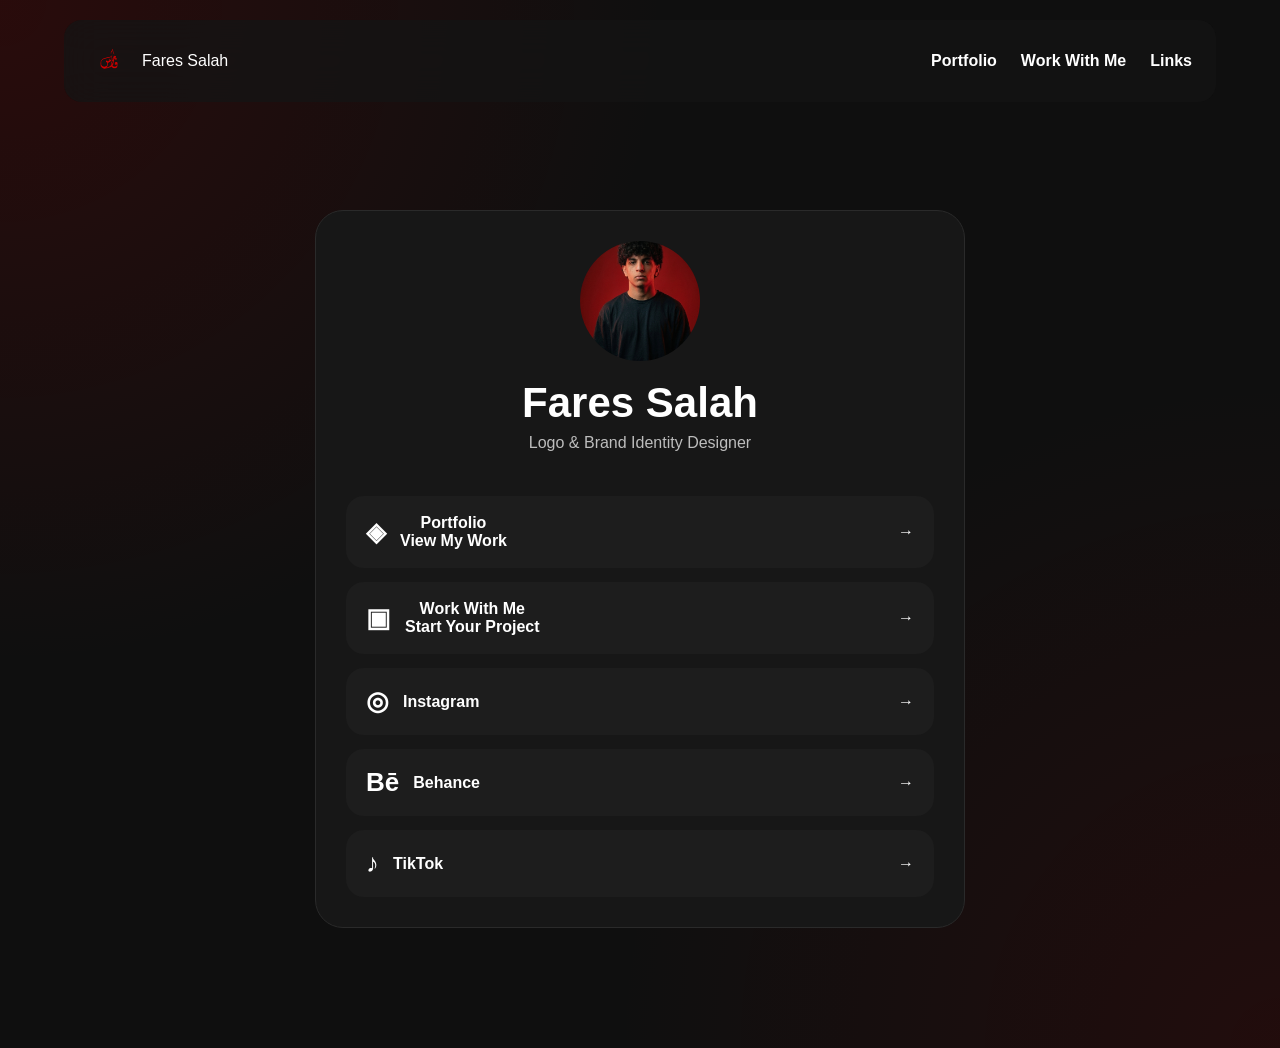
<file: links.html>
<!DOCTYPE html><html><head><meta charset="utf-8"><meta name="viewport" content="width=device-width,initial-scale=1"><link rel="stylesheet" href="style.css">
<link rel="icon" type="image/png" href="assets/images/logo.png"><title>Links</title>
<style>
.links-wrap{min-height:100vh;display:flex;justify-content:center;align-items:center;padding:120px 20px}
.links-card{width:min(700px,100%);background:#171717;border:1px solid #2a2a2a;border-radius:28px;padding:30px}
.links-profile{text-align:center;padding-bottom:30px}.links-profile img{width:120px;height:120px;object-fit:cover;border-radius:50%;margin-bottom:15px}.links-profile h1{font-size:42px;margin:0 0 8px;line-height:1.1;position:static!important;transform:none!important}.links-profile p{margin:0;color:#bdbdbd;position:static!important}.link-item{text-decoration:none}
.link-item{display:flex;align-items:center;justify-content:space-between;padding:18px 20px;background:#1d1d1d;border-radius:18px;margin-top:14px;color:#fff}
.left{display:flex;align-items:center;gap:14px}.icon{font-size:26px}
.link-item:hover{transform:translateY(-3px);transition:.3s;border:1px solid #ff2a2a}
</style></head><body>
<nav class="navbar"><div class="brand"><a href="index.html"><img src="assets/images/logo.png"></a><span>Fares Salah</span></div><div class="menu-toggle">☰</div><div class="nav-links"><a href="portfolio.html">Portfolio</a><a href="work-with-me.html">Work With Me</a><a href="links.html">Links</a></div></nav>
<div class="links-wrap"><div class="links-card">
<div class="links-profile"><img src="assets/images/profile.png"><h1>Fares Salah</h1><p>Logo & Brand Identity Designer</p></div>
<a class="link-item" href="portfolio.html"><div class="left"><div class="icon">◈</div><div><strong>Portfolio</strong><br>View My Work</div></div><div>→</div></a>
<a class="link-item" href="work-with-me.html"><div class="left"><div class="icon">▣</div><div><strong>Work With Me</strong><br>Start Your Project</div></div><div>→</div></a>
<a class="link-item" href="https://www.instagram.com/faress.png/"><div class="left"><div class="icon">◎</div><div><strong>Instagram</strong><br></div></div><div>→</div></a>
<a class="link-item" href="https://www.behance.net/swatreallife"><div class="left"><div class="icon">Bē</div><div><strong>Behance</strong><br></div></div><div>→</div></a>
<a class="link-item" href="https://www.tiktok.com/@fares.png"><div class="left"><div class="icon">♪</div><div><strong>TikTok</strong><br></div></div><div>→</div></a>
</div></div><script>const t=document.querySelector(".menu-toggle");const n=document.querySelector(".nav-links");t&&t.addEventListener("click",()=>n.classList.toggle("active"));</script></body></html>
</file>
<file: style.css>
:root{
--bg:#0f0f0f;
--card:#151515;
--red:#ff2a2a;
--text:#fff;
}
*{margin:0;padding:0;box-sizing:border-box}
html{scroll-behavior:smooth}
body{
font-family:Arial,sans-serif;
color:#fff;
overflow-x:hidden;
background:
radial-gradient(circle at top left, rgba(120,0,0,.25), transparent 40%),
radial-gradient(circle at bottom right, rgba(120,0,0,.18), transparent 40%),
#0f0f0f;
}
a{text-decoration:none;color:#fff}
.progress{position:fixed;top:0;left:0;height:4px;background:var(--red);width:0;z-index:9999}
.navbar,.nav{
position:fixed;
top:20px;left:50%;
transform:translateX(-50%);
width:90%;
padding:18px 28px;
display:flex;
justify-content:space-between;
align-items:center;
background:rgba(20,20,20,.75);
backdrop-filter:blur(18px);
border-radius:18px;
z-index:999;
}
.brand{display:flex;align-items:center;gap:12px}
.brand img{width:42px}
.nav-links a,.nav a{margin-left:24px;font-weight:600}
.nav-links a:hover,.nav a:hover{color:var(--red)}
.hero{
min-height:100vh;
display:grid;
grid-template-columns:1fr 1fr;
align-items:center;
gap:70px;
padding:140px 8% 80px;
}
.hero-image img{
width:100%;
max-width:600px;
border-radius:28px;
box-shadow:0 20px 60px rgba(255,42,42,.12);
}
.hero-content h1{font-size:88px;line-height:1}
.hero-content h2,.mini{color:var(--red)}
.lead{font-size:18px;line-height:1.8;color:#cfcfcf;margin:25px 0 35px}
.buttons{display:flex;gap:15px}
.btn,.primary,button{
background:var(--red);
color:#fff;
padding:14px 26px;
border:none;
border-radius:14px;
cursor:pointer;
transition:.3s;
}
.btn:hover,button:hover{transform:translateY(-4px);box-shadow:0 10px 25px rgba(255,42,42,.25)}
.section,.about,.portfolio{padding:120px 8%}
.about h2,.portfolio h2,.section h2{font-size:52px;margin-bottom:15px}
.about-text{max-width:800px;color:#bdbdbd;line-height:1.8;margin-bottom:35px}
.stats-grid,.portfolio-grid,#projects{
display:grid;
grid-template-columns:repeat(2,1fr);
gap:24px;
}
.card{
min-height:240px;
display:flex;
flex-direction:column;
justify-content:center;
align-items:flex-start;
background:var(--card);
padding:40px;
border-radius:26px;
transition:.35s;
}
.card span{font-size:36px;margin-bottom:10px}
.card h3{font-size:60px;margin-bottom:8px}
.card:hover,.project:hover{transform:translateY(-8px);box-shadow:0 15px 35px rgba(255,42,42,.12)}
.project,.project-card{
background:var(--card);
padding:35px;
border-radius:26px;
min-height:220px;
}
.reveal{opacity:0;transform:translateY(30px);transition:.8s}
.reveal.active{opacity:1;transform:none}
footer{padding:50px;text-align:center;color:#888}
@media(max-width:900px){
.hero{grid-template-columns:1fr}
.hero-content h1{font-size:58px}
.stats-grid,.portfolio-grid,#projects{grid-template-columns:1fr}
}

.navbar{position:fixed;top:20px;left:50%;transform:translateX(-50%);width:90%;display:flex;justify-content:space-between;align-items:center;padding:18px 24px;background:rgba(20,20,20,.75);backdrop-filter:blur(18px);border-radius:18px;z-index:999}
.nav-links a{color:#fff;text-decoration:none;margin-left:24px;font-weight:600}
.nav-links a:hover{color:#ff2a2a}
body{padding-top:90px}

.links-center{min-height:100vh;display:flex;justify-content:center;align-items:center;padding:140px 20px}
.links-card{width:100%;max-width:650px;background:rgba(20,20,20,.8);backdrop-filter:blur(18px);border-radius:24px;padding:40px;text-align:center}
.profile{width:120px;height:120px;border-radius:50%;object-fit:cover;margin-bottom:20px}
.link-item{display:block;background:#151515;padding:18px;border-radius:16px;margin-top:14px;font-weight:600;transition:.3s}
.link-item:hover{transform:translateY(-3px);color:#ff2a2a}


/* Project images same size as cover */
.project-cover,
.cover-image,
.gallery-item img,
.project-gallery img,
.block-image img,
.content-image img{
width:100%;
height:650px;
object-fit:cover;
display:block;
border-radius:20px;
}


/* Mobile Optimization */
.menu-toggle{display:none;font-size:28px;cursor:pointer;color:#fff}

@media (max-width:768px){
body{padding-top:80px}
.navbar,.nav{
width:95%;
padding:14px 16px;
top:10px;
}
.brand span{font-size:18px}
.menu-toggle{display:block}
.nav-links{
display:none;
position:absolute;
top:70px;
left:0;
right:0;
background:#121212;
border-radius:16px;
padding:15px;
flex-direction:column;
gap:12px;
}
.nav-links.active{display:flex}
.nav-links a{margin:0;padding:10px 0}
.hero{
grid-template-columns:1fr;
gap:30px;
padding:110px 20px 40px;
text-align:center;
min-height:auto;
}
.hero-image img{
max-width:280px;
margin:auto;
}
.hero-content h1{
font-size:42px;
line-height:1.1;
}
.lead{font-size:16px}
.section,.about,.portfolio{padding:70px 20px}
.about h2,.portfolio h2,.section h2{font-size:34px}
.card{padding:24px;min-height:auto}
.card h3{font-size:36px}
.links-card{padding:24px}
.project-cover,.cover-image,.gallery-item img,.project-gallery img,.block-image img,.content-image img{
height:auto;
min-height:220px;
}
}
</file>
